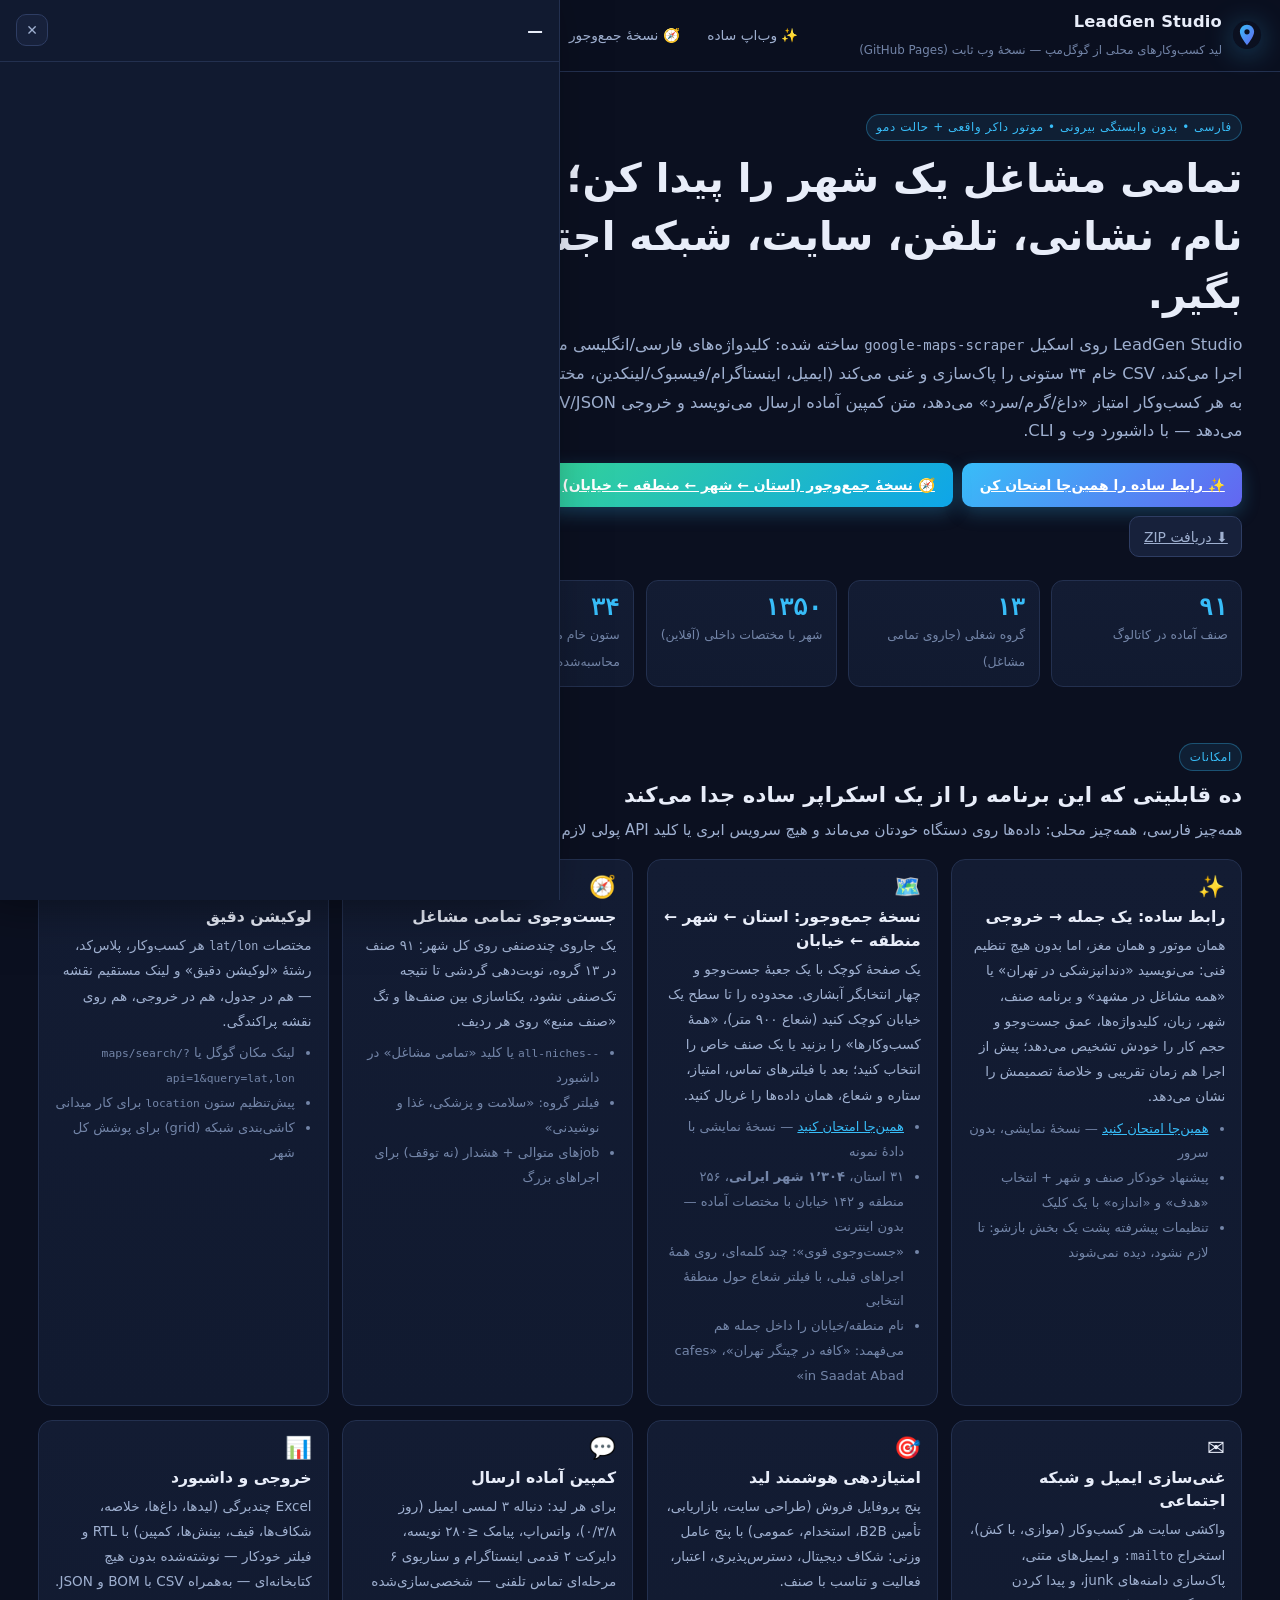
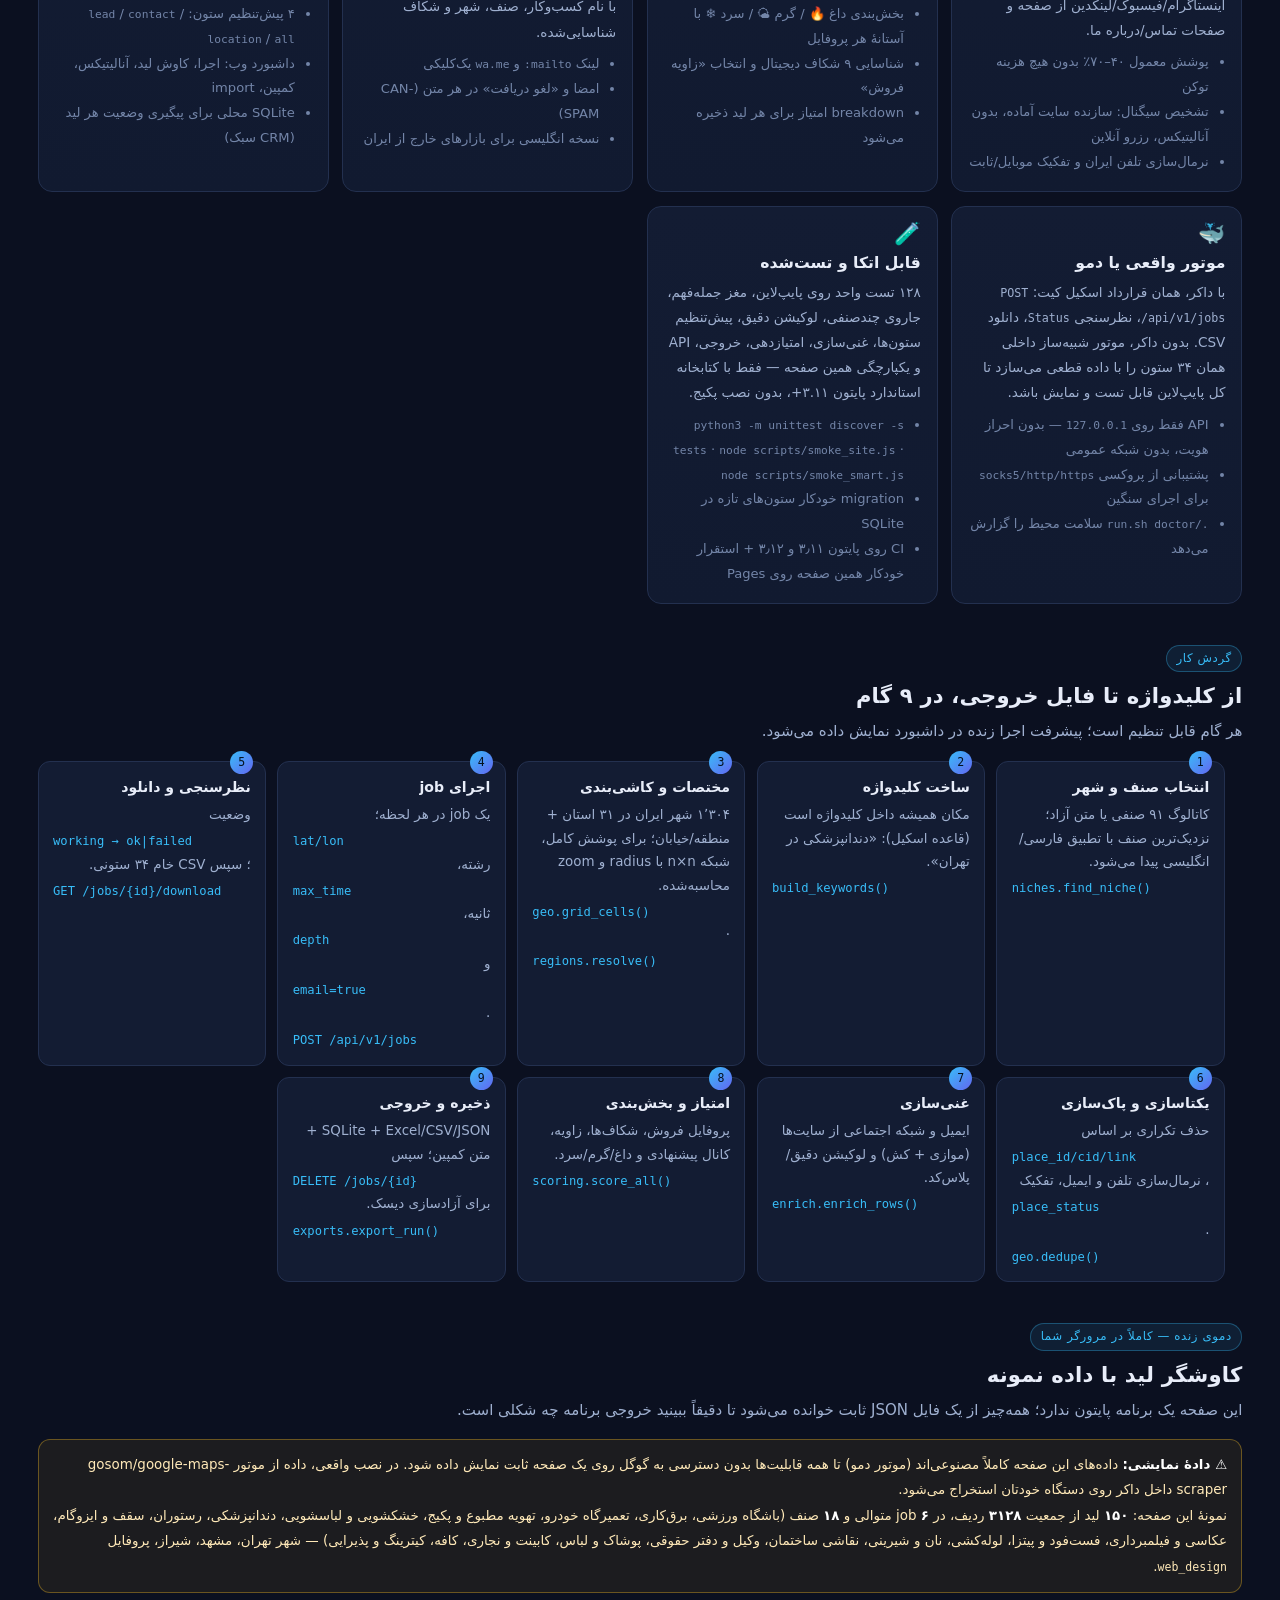
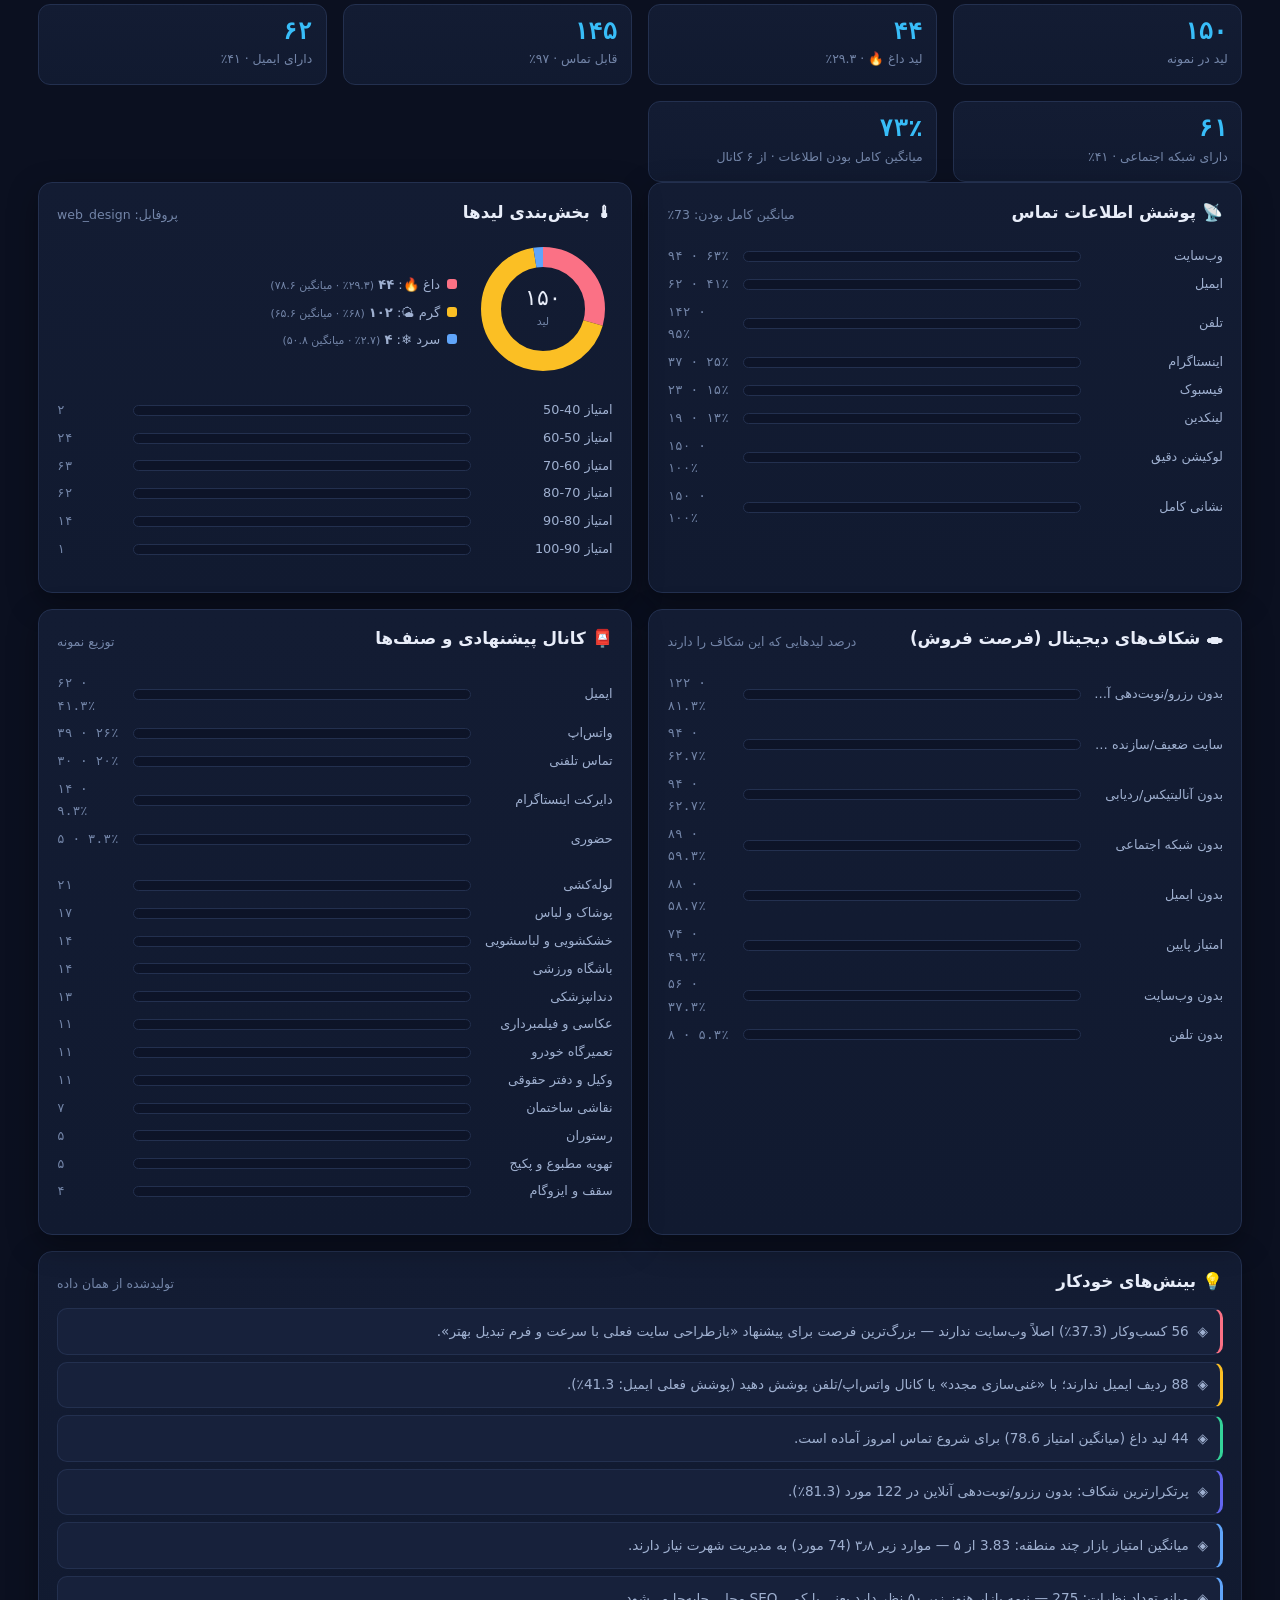
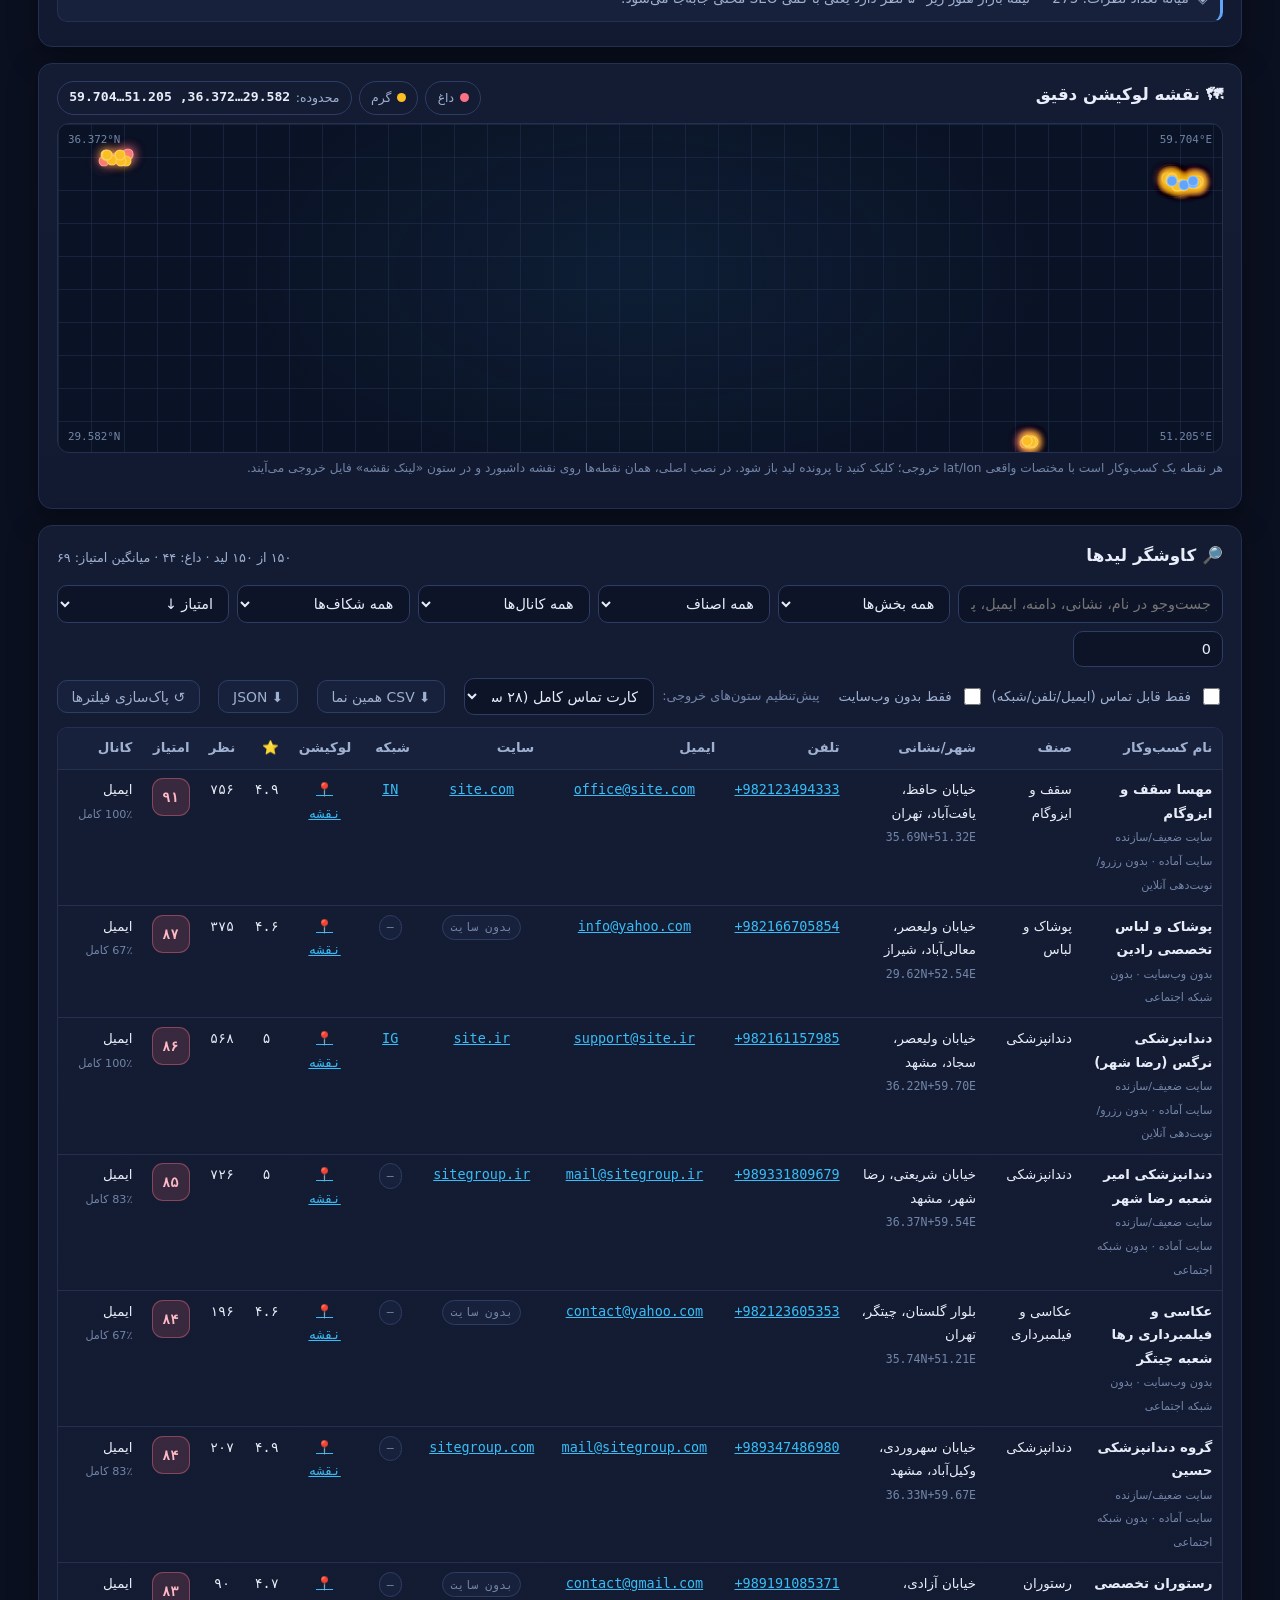
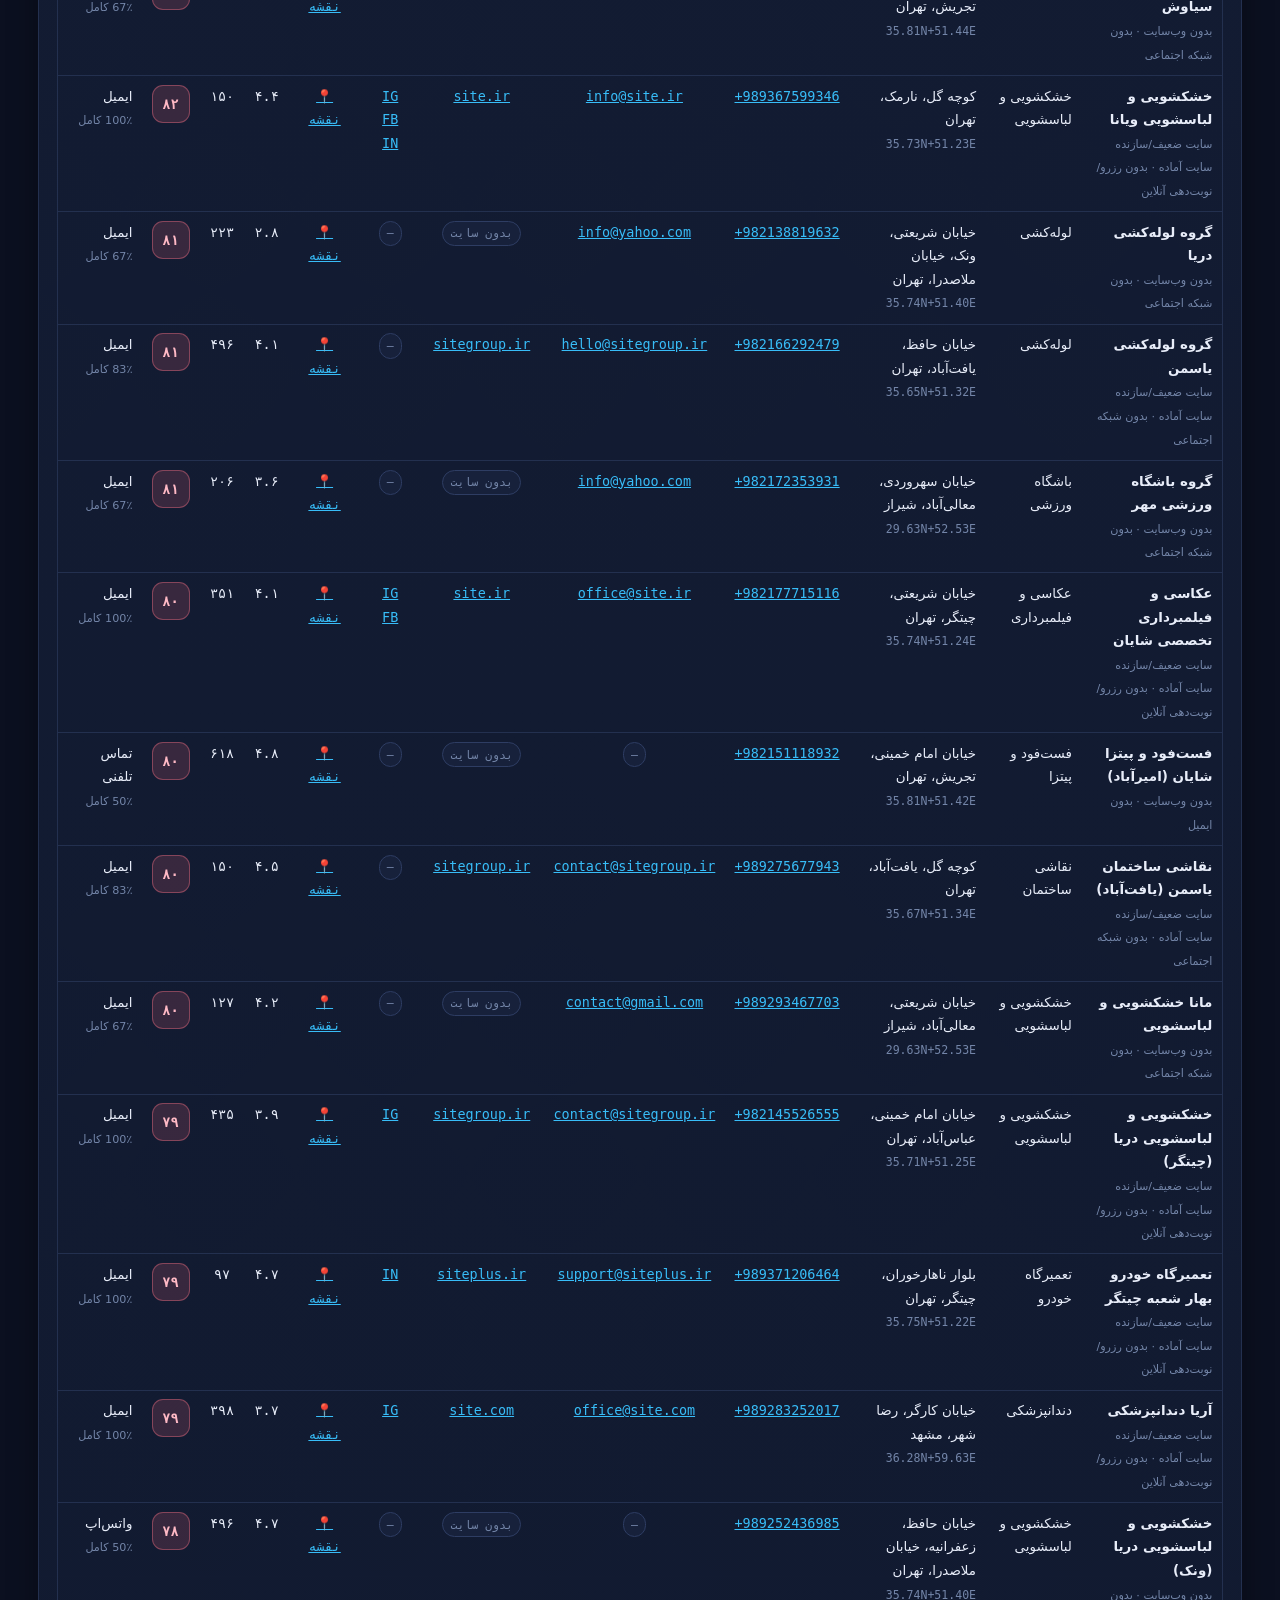
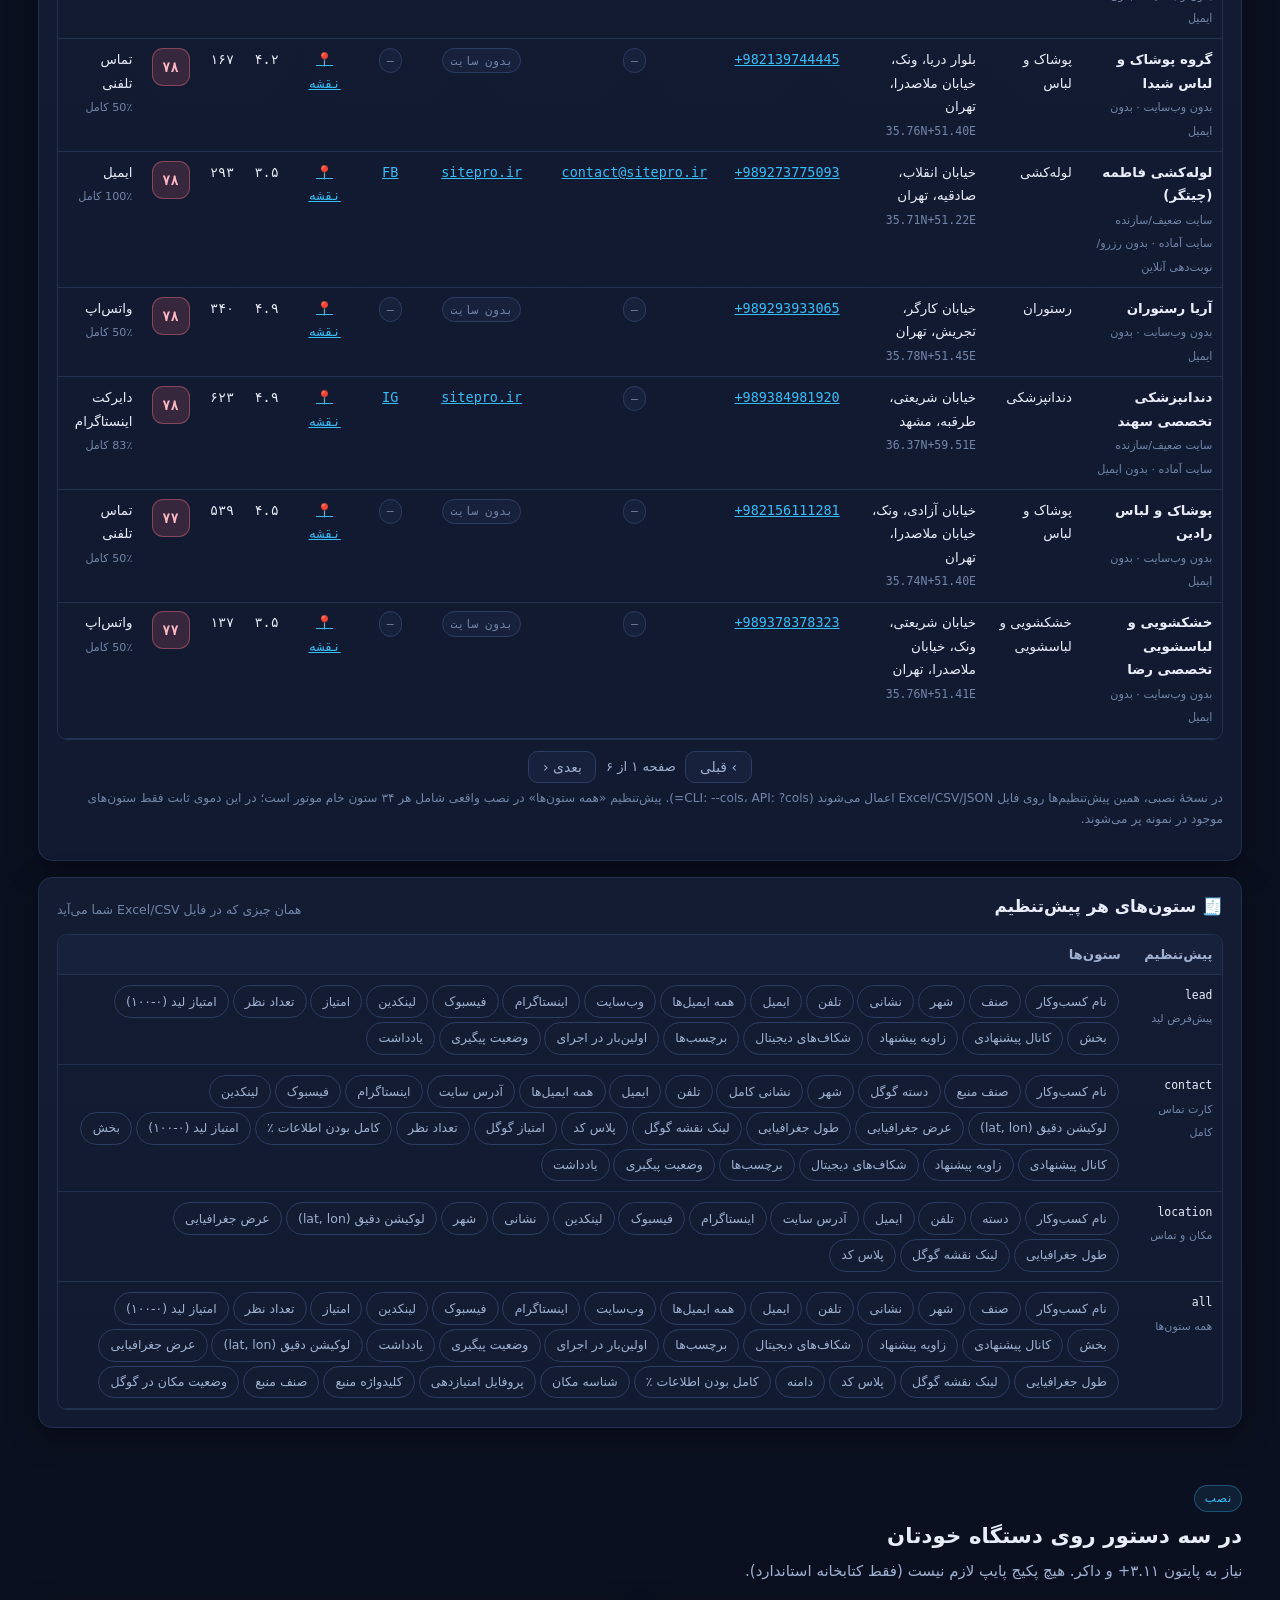
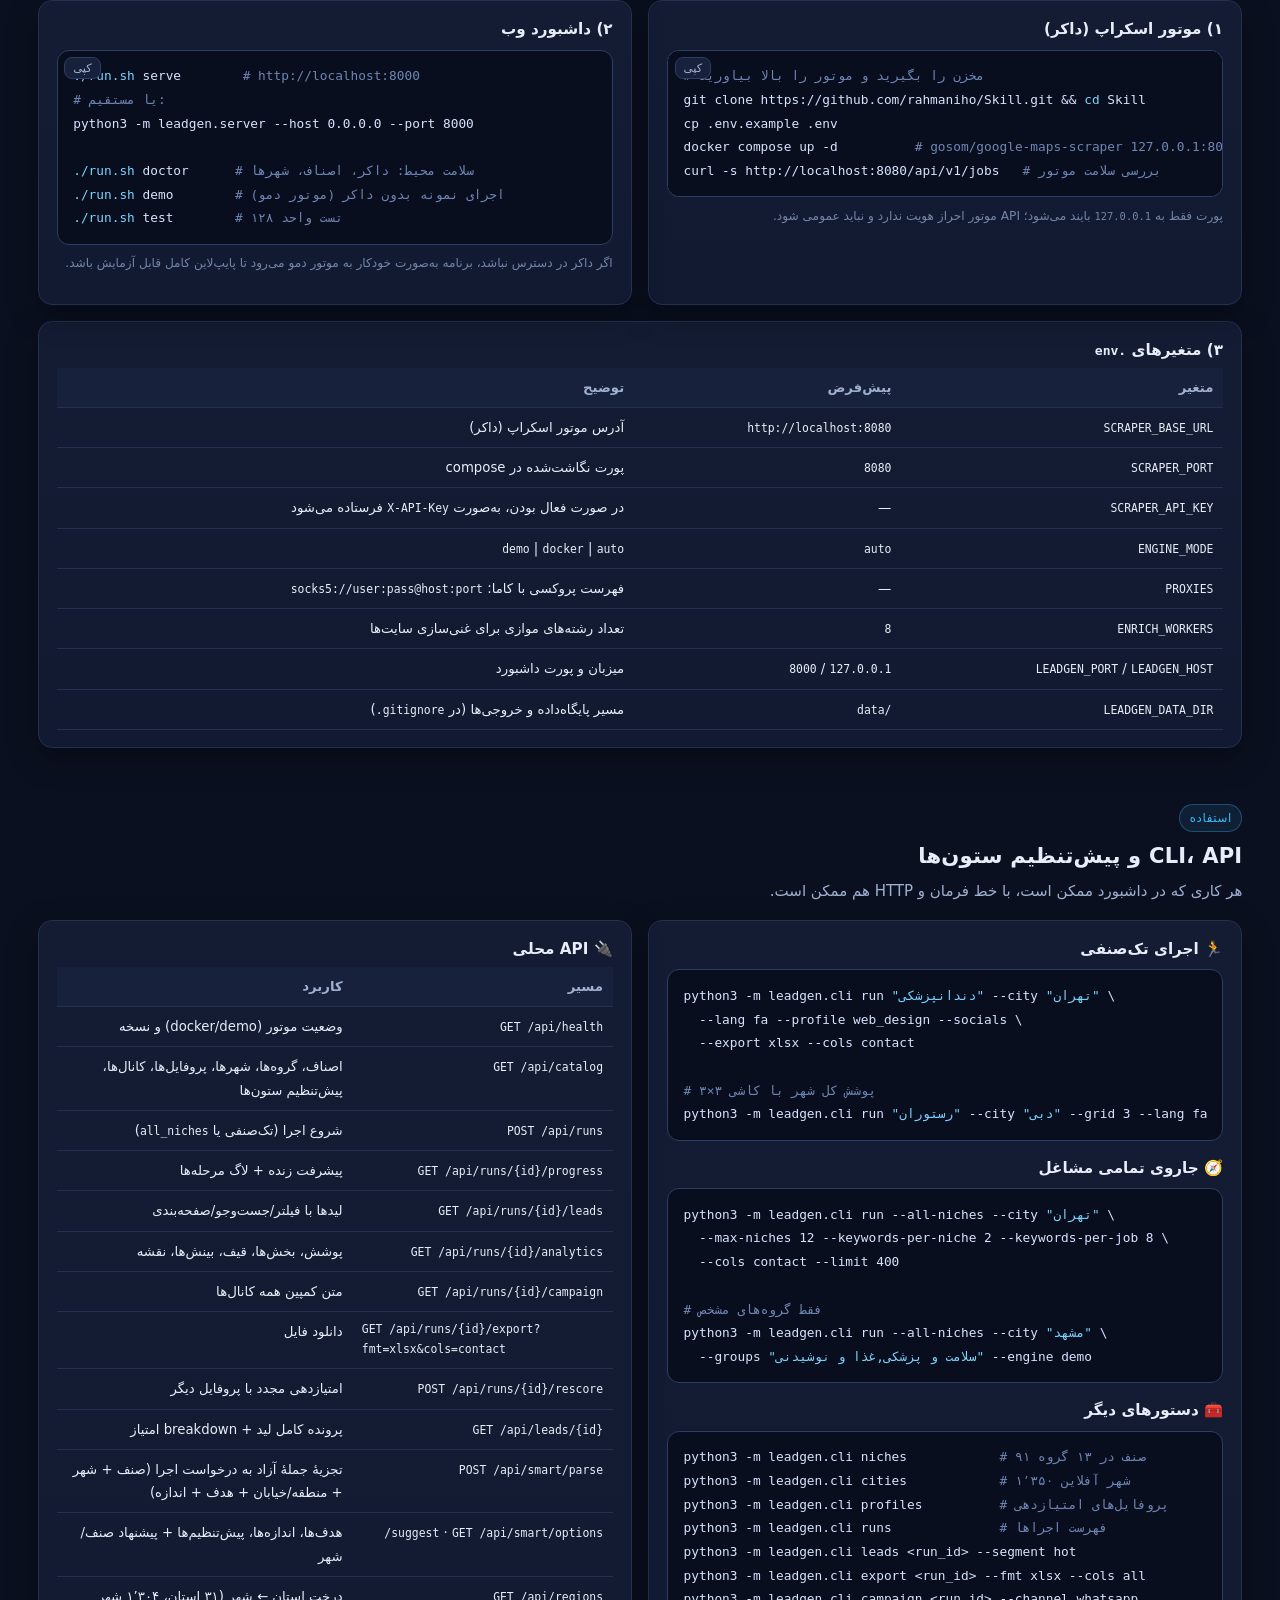
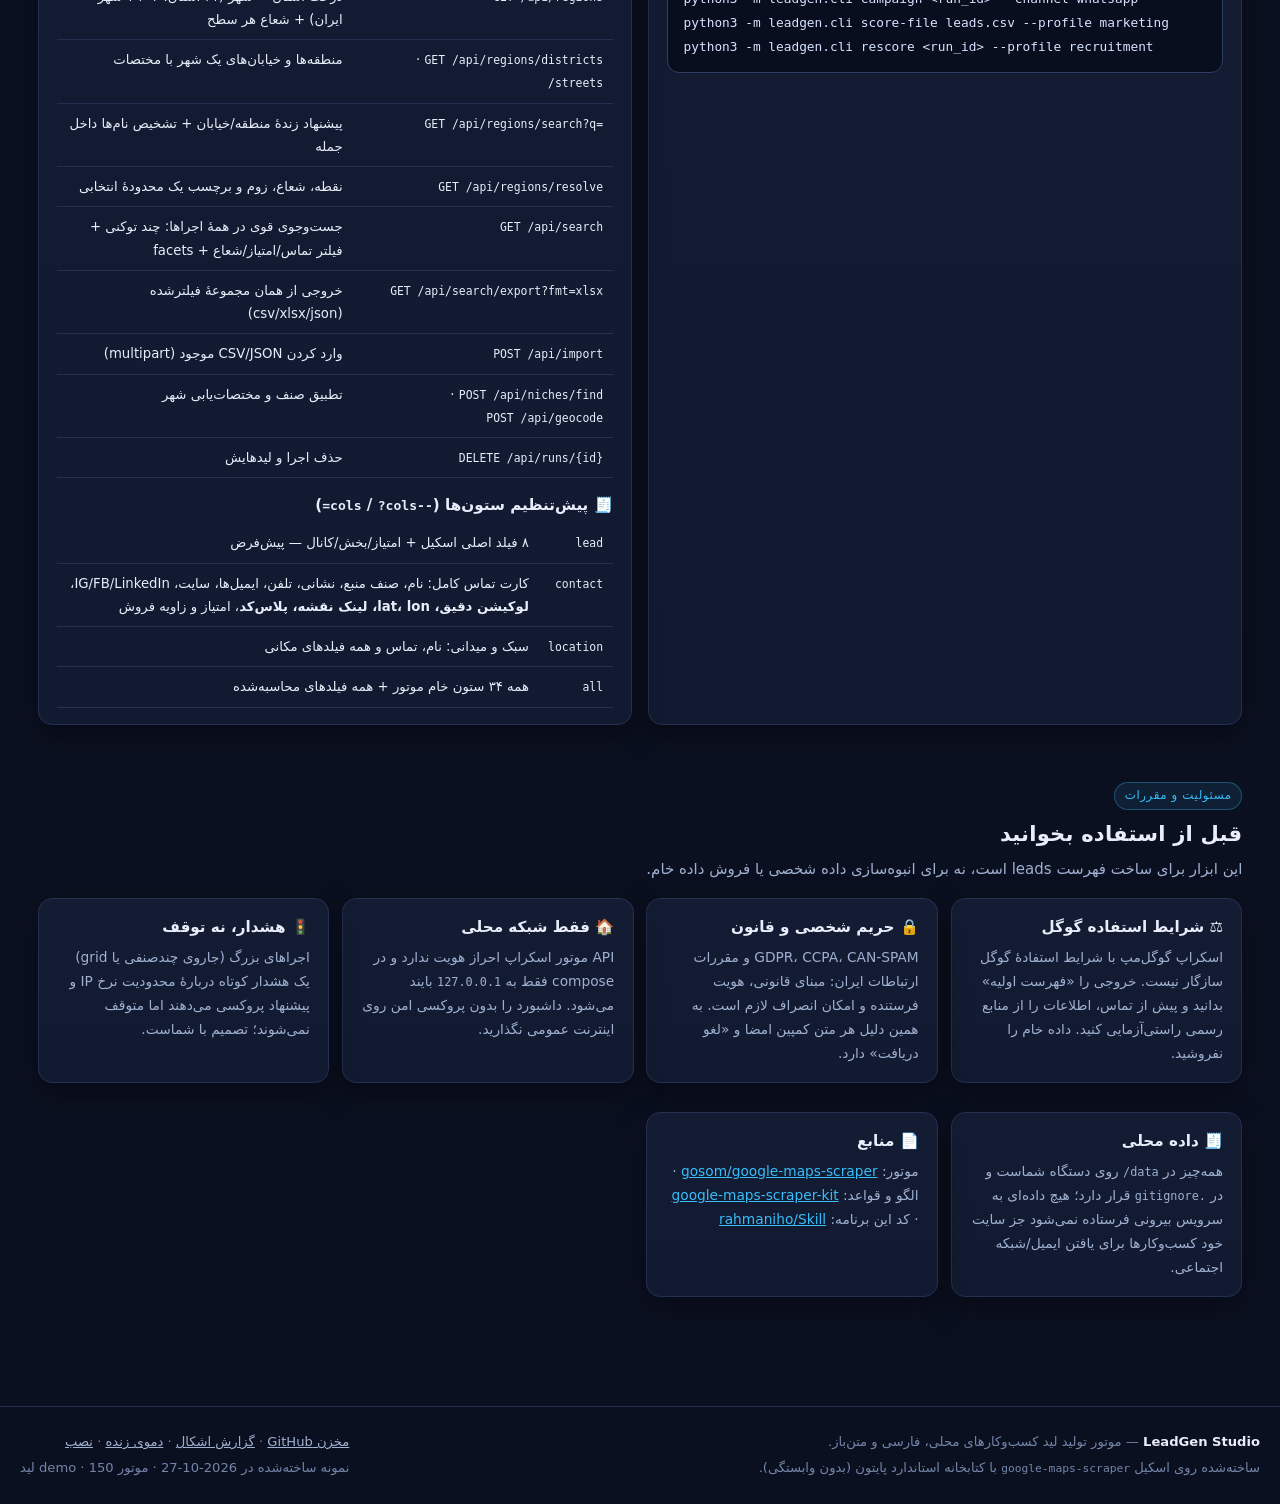
<file: site/index.html>
<!doctype html>
<html lang="fa" dir="rtl">
<head>
<meta charset="utf-8">
<meta name="viewport" content="width=device-width,initial-scale=1">
<title>LeadGen Studio — موتور تولید لید کسب‌وکارهای محلی از گوگل‌مپ</title>
<meta name="description" content="برنامه فارسی و متن‌باز برای جست‌وجوی تمامی مشاغل در گوگل‌مپ و استخراج نام کسب‌وکار، نشانی، تلفن، سایت، شبکه‌های اجتماعی و لوکیشن دقیق (lat/lon) همراه با امتیازدهی لید، کمپین outreach و خروجی Excel/CSV/JSON.">
<meta name="theme-color" content="#0b1020">
<meta property="og:title" content="LeadGen Studio — لید کسب‌وکارهای محلی از گوگل‌مپ">
<meta property="og:description" content="جاروی تمامی مشاغل یک شهر + لوکیشن دقیق + ایمیل و شبکه اجتماعی + امتیازدهی و کمپین آماده ارسال. دموی زنده این‌جا، بدون نصب.">
<meta property="og:type" content="website">
<link rel="icon" href="favicon.svg" type="image/svg+xml">
<link rel="stylesheet" href="styles.css">
</head>
<body>

<header class="sitetop">
  <div class="brand">
    <img src="favicon.svg" alt="" width="30" height="30" class="logo">
    <div>
      <h1>LeadGen Studio</h1>
      <p class="tag">لید کسب‌وکارهای محلی از گوگل‌مپ — نسخهٔ وب ثابت (GitHub Pages)</p>
    </div>
  </div>
  <nav class="sitenav" aria-label="ناوبری">
    <a href="app/">✨ وب‌اپ ساده</a>
    <a href="mini/">🧭 نسخهٔ جمع‌وجور</a>
    <a href="#features">امکانات</a>
    <a href="#how">گردش کار</a>
    <a href="#demo">دموی زنده</a>
    <a href="#install">نصب</a>
    <a href="#usage">CLI و API</a>
    <a href="#compliance">مقررات</a>
    <a href="https://github.com/rahmaniho/Skill" target="_blank" rel="noopener">مخزن ↗</a>
  </nav>
</header>

<main class="site">

  <!-- ═══ قهرمان ═══════════════════════════════════════════════════════ -->
  <section class="hero" id="top">
    <span class="eyebrow">فارسی • بدون وابستگی بیرونی • موتور داکر واقعی + حالت دمو</span>
    <h1>تمامی مشاغل یک شهر را پیدا کن؛<br>نام، نشانی، تلفن، سایت، شبکه اجتماعی و <span style="color:var(--accent)">لوکیشن دقیق</span> را بگیر.</h1>
    <p class="lead">
      LeadGen Studio روی اسکیل <code>google-maps-scraper</code> ساخته شده: کلیدواژه‌های فارسی/انگلیسی می‌سازد،
      job را داخل داکر اجرا می‌کند، CSV خام ۳۴ ستونی را پاک‌سازی و غنی می‌کند (ایمیل، اینستاگرام/فیسبوک/لینکدین،
      مختصات lat/lon و پلاس‌کد)، به هر کسب‌وکار امتیاز «داغ/گرم/سرد» می‌دهد، متن کمپین آماده ارسال می‌نویسد و
      خروجی Excel/CSV/JSON فارسی تحویل می‌دهد — با داشبورد وب و CLI.
    </p>
    <div class="hero-cta">
      <a class="primary" href="app/">✨ رابط ساده را همین‌جا امتحان کن</a>
      <a class="primary" href="mini/" style="background:linear-gradient(135deg,#34d399,#0ea5e9)">🧭 نسخهٔ جمع‌وجور (استان ← شهر ← منطقه ← خیابان)</a>
      <a class="ghost" href="#demo">🔎 دموی زنده را ببین</a>
      <a class="ghost" href="#install">🚀 نصب در ۳ دستور</a>
      <a class="ghost" href="https://github.com/rahmaniho/Skill" target="_blank" rel="noopener">⭐ ستاره روی GitHub</a>
      <a class="ghost" href="https://github.com/rahmaniho/Skill/archive/refs/heads/main.zip">⬇ دریافت ZIP</a>
    </div>
    <div class="hero-stats" id="heroStats">
      <div class="hstat"><b id="stNiches">۹۱</b><span>صنف آماده در کاتالوگ</span></div>
      <div class="hstat"><b id="stGroups">۱۳</b><span>گروه شغلی (جاروی تمامی مشاغل)</span></div>
      <div class="hstat"><b id="stCities">۱٬۳۵۰</b><span>شهر با مختصات داخلی (آفلاین)</span></div>
      <div class="hstat"><b id="stCols">۳۴</b><span>ستون خام موتور + فیلدهای محاسبه‌شده</span></div>
      <div class="hstat"><b id="stPresets">۴</b><span>پیش‌تنظیم ستون خروجی</span></div>
      <div class="hstat"><b id="stDeps">۰</b><span>وابستگی پایتون (فقط کتابخانه استاندارد)</span></div>
    </div>
  </section>

  <!-- ═══ امکانات ══════════════════════════════════════════════════════ -->
  <section id="features">
    <div class="section-head">
      <span class="eyebrow">امکانات</span>
      <h2>ده قابلیتی که این برنامه را از یک اسکراپر ساده جدا می‌کند</h2>
      <p>همه‌چیز فارسی، همه‌چیز محلی: داده‌ها روی دستگاه خودتان می‌ماند و هیچ سرویس ابری یا کلید API پولی لازم نیست.</p>
    </div>
    <div class="features">
      <article class="feature">
        <div class="ico">✨</div>
        <h3>رابط ساده: یک جمله → خروجی</h3>
        <p>همان موتور و همان مغز، اما بدون هیچ تنظیم فنی: می‌نویسید «دندانپزشکی در تهران» یا «همه مشاغل در مشهد» و برنامه صنف، شهر، زبان، کلیدواژه‌ها، عمق جست‌وجو و حجم کار را خودش تشخیص می‌دهد؛ پیش از اجرا هم زمان تقریبی و خلاصهٔ تصمیمش را نشان می‌دهد.</p>
        <ul><li><a href="app/">همین‌جا امتحان کنید</a> — نسخهٔ نمایشی، بدون سرور</li><li>پیشنهاد خودکار صنف و شهر + انتخاب «هدف» و «اندازه» با یک کلیک</li><li>تنظیمات پیشرفته پشت یک بخش بازشو: تا لازم نشود، دیده نمی‌شوند</li></ul>
      </article>
      <article class="feature">
        <div class="ico">🗺️</div>
        <h3>نسخهٔ جمع‌وجور: استان ← شهر ← منطقه ← خیابان</h3>
        <p>یک صفحهٔ کوچک با یک جعبهٔ جست‌وجو و چهار انتخابگر آبشاری. محدوده را تا سطح یک خیابان
        کوچک کنید (شعاع ۹۰۰ متر)، «همهٔ کسب‌وکارها» را بزنید یا یک صنف خاص را انتخاب کنید؛
        بعد با فیلترهای تماس، امتیاز، ستاره و شعاع، همان داده‌ها را غربال کنید.</p>
        <ul>
          <li><a href="mini/">همین‌جا امتحان کنید</a> — نسخهٔ نمایشی با دادهٔ نمونه</li>
          <li>۳۱ استان، <b>۱٬۳۰۴ شهر ایرانی</b>، ۲۵۶ منطقه و ۱۴۲ خیابان با مختصات آماده — بدون اینترنت</li>
          <li>«جست‌وجوی قوی»: چند کلمه‌ای، روی همهٔ اجراهای قبلی، با فیلتر شعاع حول منطقهٔ انتخابی</li>
          <li>نام منطقه/خیابان را داخل جمله هم می‌فهمد: «کافه در چیتگر تهران»، «cafes in Saadat Abad»</li>
        </ul>
      </article>
      <article class="feature">
        <div class="ico">🧭</div>
        <h3>جست‌وجوی تمامی مشاغل</h3>
        <p>یک جاروی چندصنفی روی کل شهر: ۹۱ صنف در ۱۳ گروه، نوبت‌دهی گردشی تا نتیجه تک‌صنفی نشود، یکتاسازی بین صنف‌ها و تگ «صنف منبع» روی هر ردیف.</p>
        <ul><li><code>--all-niches</code> یا کلید «تمامی مشاغل» در داشبورد</li><li>فیلتر گروه: «سلامت و پزشکی، غذا و نوشیدنی»</li><li>jobهای متوالی + هشدار (نه توقف) برای اجراهای بزرگ</li></ul>
      </article>
      <article class="feature">
        <div class="ico">📍</div>
        <h3>لوکیشن دقیق</h3>
        <p>مختصات <code>lat/lon</code> هر کسب‌وکار، پلاس‌کد، رشتهٔ «لوکیشن دقیق» و لینک مستقیم نقشه — هم در جدول، هم در خروجی، هم روی نقشه پراکندگی.</p>
        <ul><li>لینک مکان گوگل یا <code>maps/search/?api=1&amp;query=lat,lon</code></li><li>پیش‌تنظیم ستون <code>location</code> برای کار میدانی</li><li>کاشی‌بندی شبکه (grid) برای پوشش کل شهر</li></ul>
      </article>
      <article class="feature">
        <div class="ico">✉️</div>
        <h3>غنی‌سازی ایمیل و شبکه اجتماعی</h3>
        <p>واکشی سایت هر کسب‌وکار (موازی، با کش)، استخراج <code>mailto:</code> و ایمیل‌های متنی، پاک‌سازی دامنه‌های junk، و پیدا کردن اینستاگرام/فیسبوک/لینکدین از صفحه و صفحات تماس/درباره ما.</p>
        <ul><li>پوشش معمول ۴۰–۷۰٪ بدون هیچ هزینه توکن</li><li>تشخیص سیگنال: سازنده سایت آماده، بدون آنالیتیکس، رزرو آنلاین</li><li>نرمال‌سازی تلفن ایران و تفکیک موبایل/ثابت</li></ul>
      </article>
      <article class="feature">
        <div class="ico">🎯</div>
        <h3>امتیازدهی هوشمند لید</h3>
        <p>پنج پروفایل فروش (طراحی سایت، بازاریابی، تأمین B2B، استخدام، عمومی) با پنج عامل وزنی: شکاف دیجیتال، دسترس‌پذیری، اعتبار، فعالیت و تناسب با صنف.</p>
        <ul><li>بخش‌بندی داغ 🔥 / گرم 🌤 / سرد ❄️ با آستانهٔ هر پروفایل</li><li>شناسایی ۹ شکاف دیجیتال و انتخاب «زاویه فروش»</li><li>breakdown امتیاز برای هر لید ذخیره می‌شود</li></ul>
      </article>
      <article class="feature">
        <div class="ico">💬</div>
        <h3>کمپین آماده ارسال</h3>
        <p>برای هر لید: دنباله ۳ لمسی ایمیل (روز ۰/۳/۸)، واتس‌اپ، پیامک ≤۲۸۰ نویسه، دایرکت ۲ قدمی اینستاگرام و سناریوی ۶ مرحله‌ای تماس تلفنی — شخصی‌سازی‌شده با نام کسب‌وکار، صنف، شهر و شکاف شناسایی‌شده.</p>
        <ul><li>لینک <code>mailto:</code> و <code>wa.me</code> یک‌کلیکی</li><li>امضا و «لغو دریافت» در هر متن (CAN-SPAM)</li><li>نسخه انگلیسی برای بازارهای خارج از ایران</li></ul>
      </article>
      <article class="feature">
        <div class="ico">📊</div>
        <h3>خروجی و داشبورد</h3>
        <p>Excel چندبرگی (لیدها، داغ‌ها، خلاصه، شکاف‌ها، قیف، بینش‌ها، کمپین) با RTL و فیلتر خودکار — نوشته‌شده بدون هیچ کتابخانه‌ای — به‌همراه CSV با BOM و JSON.</p>
        <ul><li>۴ پیش‌تنظیم ستون: <code>lead</code> / <code>contact</code> / <code>location</code> / <code>all</code></li><li>داشبورد وب: اجرا، کاوش لید، آنالیتیکس، کمپین، import</li><li>SQLite محلی برای پیگیری وضعیت هر لید (CRM سبک)</li></ul>
      </article>
      <article class="feature">
        <div class="ico">🐳</div>
        <h3>موتور واقعی یا دمو</h3>
        <p>با داکر، همان قرارداد اسکیل کیت: <code>POST /api/v1/jobs</code>، نظرسنجی <code>Status</code>، دانلود CSV. بدون داکر، موتور شبیه‌ساز داخلی همان ۳۴ ستون را با داده قطعی می‌سازد تا کل پایپ‌لاین قابل تست و نمایش باشد.</p>
        <ul><li>API فقط روی <code>127.0.0.1</code> — بدون احراز هویت، بدون شبکه عمومی</li><li>پشتیبانی از پروکسی <code>socks5/http/https</code> برای اجرای سنگین</li><li><code>./run.sh doctor</code> سلامت محیط را گزارش می‌دهد</li></ul>
      </article>
      <article class="feature">
        <div class="ico">🧪</div>
        <h3>قابل اتکا و تست‌شده</h3>
        <p>۱۲۸ تست واحد روی پایپ‌لاین، مغز جمله‌فهم، جاروی چندصنفی، لوکیشن دقیق، پیش‌تنظیم ستون‌ها، غنی‌سازی، امتیازدهی، خروجی، API و یکپارچگی همین صفحه — فقط با کتابخانه استاندارد پایتون ۳.۱۱+، بدون نصب پکیج.</p>
        <ul><li><code>python3 -m unittest discover -s tests</code> · <code>node scripts/smoke_site.js</code> · <code>node scripts/smoke_smart.js</code></li><li>migration خودکار ستون‌های تازه در SQLite</li><li>CI روی پایتون ۳٫۱۱ و ۳٫۱۲ + استقرار خودکار همین صفحه روی Pages</li></ul>
      </article>
    </div>
  </section>

  <!-- ═══ گردش کار ═════════════════════════════════════════════════════ -->
  <section id="how">
    <div class="section-head">
      <span class="eyebrow">گردش کار</span>
      <h2>از کلیدواژه تا فایل خروجی، در ۹ گام</h2>
      <p>هر گام قابل تنظیم است؛ پیشرفت اجرا زنده در داشبورد نمایش داده می‌شود.</p>
    </div>
    <div class="steps">
      <div class="step"><b>انتخاب صنف و شهر</b>کاتالوگ ۹۱ صنفی یا متن آزاد؛ نزدیک‌ترین صنف با تطبیق فارسی/انگلیسی پیدا می‌شود.<code>niches.find_niche()</code></div>
      <div class="step"><b>ساخت کلیدواژه</b>مکان همیشه داخل کلیدواژه است (قاعده اسکیل): «دندانپزشکی در تهران».<code>build_keywords()</code></div>
      <div class="step"><b>مختصات و کاشی‌بندی</b>۱٬۳۰۴ شهر ایران در ۳۱ استان + منطقه/خیابان؛ برای پوشش کامل، شبکه n×n با radius و zoom محاسبه‌شده.<code>geo.grid_cells()</code> · <code>regions.resolve()</code></div>
      <div class="step"><b>اجرای job</b>یک job در هر لحظه؛ <code>lat/lon</code> رشته، <code>max_time</code> ثانیه، <code>depth</code> و <code>email=true</code>.<code>POST /api/v1/jobs</code></div>
      <div class="step"><b>نظرسنجی و دانلود</b>وضعیت <code>working → ok|failed</code>؛ سپس CSV خام ۳۴ ستونی.<code>GET /jobs/{id}/download</code></div>
      <div class="step"><b>یکتاسازی و پاک‌سازی</b>حذف تکراری بر اساس <code>place_id/cid/link</code>، نرمال‌سازی تلفن و ایمیل، تفکیک <code>place_status</code>.<code>geo.dedupe()</code></div>
      <div class="step"><b>غنی‌سازی</b>ایمیل و شبکه اجتماعی از سایت‌ها (موازی + کش) و لوکیشن دقیق/پلاس‌کد.<code>enrich.enrich_rows()</code></div>
      <div class="step"><b>امتیاز و بخش‌بندی</b>پروفایل فروش، شکاف‌ها، زاویه، کانال پیشنهادی و داغ/گرم/سرد.<code>scoring.score_all()</code></div>
      <div class="step"><b>ذخیره و خروجی</b>SQLite + Excel/CSV/JSON + متن کمپین؛ سپس <code>DELETE /jobs/{id}</code> برای آزادسازی دیسک.<code>exports.export_run()</code></div>
    </div>
  </section>

  <!-- ═══ دموی زنده ════════════════════════════════════════════════════ -->
  <section id="demo">
    <div class="section-head">
      <span class="eyebrow">دموی زنده — کاملاً در مرورگر شما</span>
      <h2>کاوشگر لید با داده نمونه</h2>
      <p>این صفحه یک برنامه پایتون ندارد؛ همه‌چیز از یک فایل JSON ثابت خوانده می‌شود تا دقیقاً ببینید خروجی برنامه چه شکلی است.</p>
    </div>

    <div class="notice" id="demoNotice">
      <b>⚠ داده مصنوعی:</b> در حال بارگذاری <code>data/sample.json</code>…
    </div>

    <div class="grid three" id="demoKpis" aria-live="polite"></div>

    <div class="grid two">
      <div class="card">
        <div class="card-head"><h2>📡 پوشش اطلاعات تماس</h2><small id="covHint">—</small></div>
        <div class="chart" id="coverageChart"></div>
      </div>
      <div class="card">
        <div class="card-head"><h2>🌡 بخش‌بندی لیدها</h2><small id="segHint">—</small></div>
        <div class="donut-wrap">
          <div id="segmentDonut"></div>
          <div class="legend" id="segmentLegend"></div>
        </div>
        <div class="chart" id="scoreChart" style="margin-top:.9rem"></div>
      </div>
    </div>

    <div class="grid two">
      <div class="card">
        <div class="card-head"><h2>🕳 شکاف‌های دیجیتال (فرصت فروش)</h2><small>درصد لیدهایی که این شکاف را دارند</small></div>
        <div class="chart" id="gapsChart"></div>
      </div>
      <div class="card">
        <div class="card-head"><h2>📮 کانال پیشنهادی و صنف‌ها</h2><small>توزیع نمونه</small></div>
        <div class="chart" id="channelChart"></div>
        <div class="chart" id="nicheChart" style="margin-top:.8rem"></div>
      </div>
    </div>

    <div class="card">
      <div class="card-head"><h2>💡 بینش‌های خودکار</h2><small>تولیدشده از همان داده</small></div>
      <div id="insights"></div>
    </div>

    <div class="card">
      <div class="card-head">
        <h2>🗺 نقشه لوکیشن دقیق</h2>
        <div class="pills">
          <span class="pill"><i style="width:9px;height:9px;border-radius:50%;background:var(--hot);display:inline-block"></i> داغ</span>
          <span class="pill"><i style="width:9px;height:9px;border-radius:50%;background:var(--warm);display:inline-block"></i> گرم</span>
          <span class="pill">محدوده: <b id="mapBBox">—</b></span>
        </div>
      </div>
      <div class="scatter" id="scatter" role="img" aria-label="پراکندگی مکانی لیدها"></div>
      <p class="hint">هر نقطه یک کسب‌وکار است با مختصات واقعی lat/lon خروجی؛ کلیک کنید تا پرونده لید باز شود. در نصب اصلی، همان نقطه‌ها روی نقشه داشبورد و در ستون «لینک نقشه» فایل خروجی می‌آیند.</p>
    </div>

    <div class="card">
      <div class="card-head">
        <h2>🔎 کاوشگر لیدها</h2>
        <div class="stat-strip" id="demoCount">—</div>
      </div>
      <div class="filters">
        <input type="text" id="q" placeholder="جست‌وجو در نام، نشانی، دامنه، ایمیل، پلاس‌کد…" aria-label="جست‌وجو">
        <select id="fSegment" aria-label="بخش"><option value="">همه بخش‌ها</option></select>
        <select id="fNiche" aria-label="صنف"><option value="">همه اصناف</option></select>
        <select id="fChannel" aria-label="کانال"><option value="">همه کانال‌ها</option></select>
        <select id="fGap" aria-label="شکاف"><option value="">همه شکاف‌ها</option></select>
        <select id="sortBy" aria-label="مرتب‌سازی">
          <option value="score">امتیاز ↓</option>
          <option value="reviews">تعداد نظر ↓</option>
          <option value="rating">امتیاز گوگل ↓</option>
          <option value="completeness">کامل بودن اطلاعات ↓</option>
          <option value="title">نام (الفبا)</option>
        </select>
        <input type="number" id="minScore" min="0" max="100" value="0" style="max-width:104px" aria-label="حداقل امتیاز">
      </div>
      <div class="bulk">
        <label class="switch"><input type="checkbox" id="onlyReachable"> فقط قابل تماس (ایمیل/تلفن/شبکه)</label>
        <label class="switch"><input type="checkbox" id="onlyNoSite"> فقط بدون وب‌سایت</label>
        <label for="preset" style="margin-inline-start:auto">پیش‌تنظیم ستون‌های خروجی:</label>
        <select id="preset" style="max-width:190px" aria-label="پیش‌تنظیم ستون‌ها"></select>
        <button class="ghost" id="btnCsv">⬇ CSV همین نما</button>
        <button class="ghost" id="btnJson">⬇ JSON</button>
        <button class="ghost" id="btnReset">↺ پاک‌سازی فیلترها</button>
      </div>
      <div class="table-wrap">
        <table class="table" id="leadsTable">
          <thead><tr>
            <th>نام کسب‌وکار</th><th>صنف</th><th>شهر/نشانی</th><th>تلفن</th><th>ایمیل</th>
            <th>سایت</th><th>شبکه</th><th>لوکیشن</th><th>⭐</th><th>نظر</th><th>امتیاز</th><th>کانال</th>
          </tr></thead>
          <tbody id="leadsBody"></tbody>
        </table>
      </div>
      <div class="pager" id="pager"></div>
      <p class="hint" id="presetHint"></p>
    </div>

    <div class="card">
      <div class="card-head"><h2>🧾 ستون‌های هر پیش‌تنظیم</h2><small>همان چیزی که در فایل Excel/CSV شما می‌آید</small></div>
      <div id="presetTable"></div>
    </div>
  </section>

  <!-- ═══ نصب ══════════════════════════════════════════════════════════ -->
  <section id="install">
    <div class="section-head">
      <span class="eyebrow">نصب</span>
      <h2>در سه دستور روی دستگاه خودتان</h2>
      <p>نیاز به پایتون ۳.۱۱+ و داکر. هیچ پکیج پایپ لازم نیست (فقط کتابخانه استاندارد).</p>
    </div>
    <div class="grid two">
      <div class="card">
        <h3>۱) موتور اسکراپ (داکر)</h3>
        <div class="codewrap">
          <button class="copybtn" data-copy="git clone https://github.com/rahmaniho/Skill.git && cd Skill&#10;cp .env.example .env&#10;docker compose up -d">کپی</button>
<pre class="code"><span class="c"># مخزن را بگیرید و موتور را بالا بیاورید</span>
git clone https://github.com/rahmaniho/Skill.git &amp;&amp; <span class="k">cd</span> Skill
cp .env.example .env
docker compose up -d          <span class="c"># gosom/google-maps-scraper روی 127.0.0.1:8080</span>
curl -s http://localhost:8080/api/v1/jobs   <span class="c"># بررسی سلامت موتور</span></pre>
        </div>
        <p class="hint">پورت فقط به <code>127.0.0.1</code> بایند می‌شود؛ API موتور احراز هویت ندارد و نباید عمومی شود.</p>
      </div>
      <div class="card">
        <h3>۲) داشبورد وب</h3>
        <div class="codewrap">
          <button class="copybtn" data-copy="./run.sh serve&#10;# یا: python3 -m leadgen.server --host 0.0.0.0 --port 8000">کپی</button>
<pre class="code"><span class="k">./run.sh</span> serve        <span class="c"># http://localhost:8000</span>
<span class="c"># یا مستقیم:</span>
python3 -m leadgen.server --host 0.0.0.0 --port 8000

<span class="k">./run.sh</span> doctor      <span class="c"># سلامت محیط: داکر، اصناف، شهرها</span>
<span class="k">./run.sh</span> demo        <span class="c"># اجرای نمونه بدون داکر (موتور دمو)</span>
<span class="k">./run.sh</span> test        <span class="c"># ۱۲۸ تست واحد</span></pre>
        </div>
        <p class="hint">اگر داکر در دسترس نباشد، برنامه به‌صورت خودکار به موتور دمو می‌رود تا پایپ‌لاین کامل قابل آزمایش باشد.</p>
      </div>
    </div>
    <div class="card">
      <h3>۳) متغیرهای <code>.env</code></h3>
      <table class="docs-table">
        <thead><tr><th>متغیر</th><th>پیش‌فرض</th><th>توضیح</th></tr></thead>
        <tbody>
          <tr><td><code>SCRAPER_BASE_URL</code></td><td><code>http://localhost:8080</code></td><td>آدرس موتور اسکراپ (داکر)</td></tr>
          <tr><td><code>SCRAPER_PORT</code></td><td><code>8080</code></td><td>پورت نگاشت‌شده در compose</td></tr>
          <tr><td><code>SCRAPER_API_KEY</code></td><td>—</td><td>در صورت فعال بودن، به‌صورت <code>X-API-Key</code> فرستاده می‌شود</td></tr>
          <tr><td><code>ENGINE_MODE</code></td><td><code>auto</code></td><td><code>auto</code> | <code>docker</code> | <code>demo</code></td></tr>
          <tr><td><code>PROXIES</code></td><td>—</td><td>فهرست پروکسی با کاما: <code>socks5://user:pass@host:port</code></td></tr>
          <tr><td><code>ENRICH_WORKERS</code></td><td><code>8</code></td><td>تعداد رشته‌های موازی برای غنی‌سازی سایت‌ها</td></tr>
          <tr><td><code>LEADGEN_HOST</code> / <code>LEADGEN_PORT</code></td><td><code>127.0.0.1</code> / <code>8000</code></td><td>میزبان و پورت داشبورد</td></tr>
          <tr><td><code>LEADGEN_DATA_DIR</code></td><td><code>data/</code></td><td>مسیر پایگاه‌داده و خروجی‌ها (در <code>.gitignore</code>)</td></tr>
        </tbody>
      </table>
    </div>
  </section>

  <!-- ═══ CLI و API ════════════════════════════════════════════════════ -->
  <section id="usage">
    <div class="section-head">
      <span class="eyebrow">استفاده</span>
      <h2>CLI، API و پیش‌تنظیم ستون‌ها</h2>
      <p>هر کاری که در داشبورد ممکن است، با خط فرمان و HTTP هم ممکن است.</p>
    </div>
    <div class="grid two">
      <div class="card">
        <h3>🏃 اجرای تک‌صنفی</h3>
<pre class="code">python3 -m leadgen.cli run <span class="k">"دندانپزشکی"</span> --city <span class="k">"تهران"</span> \
  --lang fa --profile web_design --socials \
  --export xlsx --cols contact

<span class="c"># پوشش کل شهر با کاشی ۳×۳</span>
python3 -m leadgen.cli run <span class="k">"رستوران"</span> --city <span class="k">"دبی"</span> --grid 3 --lang fa</pre>
        <h3 style="margin-top:1rem">🧭 جاروی تمامی مشاغل</h3>
<pre class="code">python3 -m leadgen.cli run --all-niches --city <span class="k">"تهران"</span> \
  --max-niches 12 --keywords-per-niche 2 --keywords-per-job 8 \
  --cols contact --limit 400

<span class="c"># فقط گروه‌های مشخص</span>
python3 -m leadgen.cli run --all-niches --city <span class="k">"مشهد"</span> \
  --groups <span class="k">"سلامت و پزشکی,غذا و نوشیدنی"</span> --engine demo</pre>
        <h3 style="margin-top:1rem">🧰 دستورهای دیگر</h3>
<pre class="code">python3 -m leadgen.cli niches            <span class="c"># ۹۱ صنف در ۱۳ گروه</span>
python3 -m leadgen.cli cities            <span class="c"># ۱٬۳۵۰ شهر آفلاین</span>
python3 -m leadgen.cli profiles          <span class="c"># پروفایل‌های امتیازدهی</span>
python3 -m leadgen.cli runs              <span class="c"># فهرست اجراها</span>
python3 -m leadgen.cli leads &lt;run_id&gt; --segment hot
python3 -m leadgen.cli export &lt;run_id&gt; --fmt xlsx --cols all
python3 -m leadgen.cli campaign &lt;run_id&gt; --channel whatsapp
python3 -m leadgen.cli score-file leads.csv --profile marketing
python3 -m leadgen.cli rescore &lt;run_id&gt; --profile recruitment</pre>
      </div>
      <div class="card">
        <h3>🔌 API محلی</h3>
        <table class="docs-table">
          <thead><tr><th>مسیر</th><th>کاربرد</th></tr></thead>
          <tbody>
            <tr><td><code>GET /api/health</code></td><td>وضعیت موتور (docker/demo) و نسخه</td></tr>
            <tr><td><code>GET /api/catalog</code></td><td>اصناف، گروه‌ها، شهرها، پروفایل‌ها، کانال‌ها، پیش‌تنظیم ستون‌ها</td></tr>
            <tr><td><code>POST /api/runs</code></td><td>شروع اجرا (تک‌صنفی یا <code>all_niches</code>)</td></tr>
            <tr><td><code>GET /api/runs/{id}/progress</code></td><td>پیشرفت زنده + لاگ مرحله‌ها</td></tr>
            <tr><td><code>GET /api/runs/{id}/leads</code></td><td>لیدها با فیلتر/جست‌وجو/صفحه‌بندی</td></tr>
            <tr><td><code>GET /api/runs/{id}/analytics</code></td><td>پوشش، بخش‌ها، قیف، بینش‌ها، نقشه</td></tr>
            <tr><td><code>GET /api/runs/{id}/campaign</code></td><td>متن کمپین همه کانال‌ها</td></tr>
            <tr><td><code>GET /api/runs/{id}/export?fmt=xlsx&amp;cols=contact</code></td><td>دانلود فایل</td></tr>
            <tr><td><code>POST /api/runs/{id}/rescore</code></td><td>امتیازدهی مجدد با پروفایل دیگر</td></tr>
            <tr><td><code>GET /api/leads/{id}</code></td><td>پرونده کامل لید + breakdown امتیاز</td></tr>
            <tr><td><code>POST /api/smart/parse</code></td><td>تجزیهٔ جملهٔ آزاد به درخواست اجرا (صنف + شهر + منطقه/خیابان + هدف + اندازه)</td></tr>
            <tr><td><code>GET /api/smart/options</code> · <code>/suggest</code></td><td>هدف‌ها، اندازه‌ها، پیش‌تنظیم‌ها + پیشنهاد صنف/شهر</td></tr>
            <tr><td><code>GET /api/regions</code></td><td>درخت استان ← شهر (۳۱ استان، ۱٬۳۰۴ شهر ایران) + شعاع هر سطح</td></tr>
            <tr><td><code>GET /api/regions/districts</code> · <code>/streets</code></td><td>منطقه‌ها و خیابان‌های یک شهر با مختصات</td></tr>
            <tr><td><code>GET /api/regions/search?q=</code></td><td>پیشنهاد زندهٔ منطقه/خیابان + تشخیص نام‌ها داخل جمله</td></tr>
            <tr><td><code>GET /api/regions/resolve</code></td><td>نقطه، شعاع، زوم و برچسب یک محدودهٔ انتخابی</td></tr>
            <tr><td><code>GET /api/search</code></td><td>جست‌وجوی قوی در همهٔ اجراها: چند توکنی + فیلتر تماس/امتیاز/شعاع + facets</td></tr>
            <tr><td><code>GET /api/search/export?fmt=xlsx</code></td><td>خروجی از همان مجموعهٔ فیلترشده (csv/xlsx/json)</td></tr>
            <tr><td><code>POST /api/import</code></td><td>وارد کردن CSV/JSON موجود (multipart)</td></tr>
            <tr><td><code>POST /api/niches/find</code> · <code>POST /api/geocode</code></td><td>تطبیق صنف و مختصات‌یابی شهر</td></tr>
            <tr><td><code>DELETE /api/runs/{id}</code></td><td>حذف اجرا و لیدهایش</td></tr>
          </tbody>
        </table>
        <h3 style="margin-top:1rem">🧾 پیش‌تنظیم ستون‌ها (<code>--cols</code> / <code>?cols=</code>)</h3>
        <table class="docs-table">
          <tbody>
            <tr><td><code>lead</code></td><td>۸ فیلد اصلی اسکیل + امتیاز/بخش/کانال — پیش‌فرض</td></tr>
            <tr><td><code>contact</code></td><td>کارت تماس کامل: نام، صنف منبع، نشانی، تلفن، ایمیل‌ها، سایت، IG/FB/LinkedIn، <b>لوکیشن دقیق، lat، lon، لینک نقشه، پلاس‌کد</b>، امتیاز و زاویه فروش</td></tr>
            <tr><td><code>location</code></td><td>سبک و میدانی: نام، تماس و همه فیلدهای مکانی</td></tr>
            <tr><td><code>all</code></td><td>همه ۳۴ ستون خام موتور + همه فیلدهای محاسبه‌شده</td></tr>
          </tbody>
        </table>
      </div>
    </div>
  </section>

  <!-- ═══ مقررات ═══════════════════════════════════════════════════════ -->
  <section id="compliance">
    <div class="section-head">
      <span class="eyebrow">مسئولیت و مقررات</span>
      <h2>قبل از استفاده بخوانید</h2>
      <p>این ابزار برای ساخت فهرست leads است، نه برای انبوه‌سازی داده شخصی یا فروش داده خام.</p>
    </div>
    <div class="compliance-grid">
      <div class="card"><h3>⚖️ شرایط استفاده گوگل</h3><p style="color:var(--muted);font-size:.86rem;margin:0">اسکراپ گوگل‌مپ با شرایط استفادهٔ گوگل سازگار نیست. خروجی را «فهرست اولیه» بدانید و پیش از تماس، اطلاعات را از منابع رسمی راستی‌آزمایی کنید. داده خام را نفروشید.</p></div>
      <div class="card"><h3>🔒 حریم شخصی و قانون</h3><p style="color:var(--muted);font-size:.86rem;margin:0">GDPR، CCPA، CAN-SPAM و مقررات ارتباطات ایران: مبنای قانونی، هویت فرستنده و امکان انصراف لازم است. به همین دلیل هر متن کمپین امضا و «لغو دریافت» دارد.</p></div>
      <div class="card"><h3>🏠 فقط شبکه محلی</h3><p style="color:var(--muted);font-size:.86rem;margin:0">API موتور اسکراپ احراز هویت ندارد و در compose فقط به <code>127.0.0.1</code> بایند می‌شود. داشبورد را بدون پروکسی امن روی اینترنت عمومی نگذارید.</p></div>
      <div class="card"><h3>🚦 هشدار، نه توقف</h3><p style="color:var(--muted);font-size:.86rem;margin:0">اجراهای بزرگ (جاروی چندصنفی یا grid) یک هشدار کوتاه دربارهٔ محدودیت نرخ IP و پیشنهاد پروکسی می‌دهند اما متوقف نمی‌شوند؛ تصمیم با شماست.</p></div>
      <div class="card"><h3>🧾 داده محلی</h3><p style="color:var(--muted);font-size:.86rem;margin:0">همه‌چیز در <code>data/</code> روی دستگاه شماست و در <code>.gitignore</code> قرار دارد؛ هیچ داده‌ای به سرویس بیرونی فرستاده نمی‌شود جز سایت خود کسب‌وکارها برای یافتن ایمیل/شبکه اجتماعی.</p></div>
      <div class="card"><h3>📄 منابع</h3><p style="color:var(--muted);font-size:.86rem;margin:0">موتور: <a href="https://github.com/gosom/google-maps-scraper" target="_blank" rel="noopener">gosom/google-maps-scraper</a> · الگو و قواعد: <a href="https://github.com/mahanaicoach/google-maps-scraper-kit" target="_blank" rel="noopener">google-maps-scraper-kit</a> · کد این برنامه: <a href="https://github.com/rahmaniho/Skill" target="_blank" rel="noopener">rahmaniho/Skill</a></p></div>
    </div>
  </section>

</main>

<footer class="site">
  <div class="wrap">
    <div>
      <b style="color:var(--text)">LeadGen Studio</b> — موتور تولید لید کسب‌وکارهای محلی، فارسی و متن‌باز.<br>
      ساخته‌شده روی اسکیل <code>google-maps-scraper</code> با کتابخانه استاندارد پایتون (بدون وابستگی).
    </div>
    <div>
      <a href="https://github.com/rahmaniho/Skill" target="_blank" rel="noopener">مخزن GitHub</a> ·
      <a href="https://github.com/rahmaniho/Skill/issues" target="_blank" rel="noopener">گزارش اشکال</a> ·
      <a href="#demo">دموی زنده</a> ·
      <a href="#install">نصب</a><br>
      <span id="footMeta">—</span>
    </div>
  </div>
</footer>

<!-- ═══ کشوی پرونده لید ════════════════════════════════════════════════ -->
<aside class="drawer" id="drawer" hidden aria-label="پرونده لید">
  <div class="drawer-head">
    <h3 id="drawerTitle">—</h3>
    <button class="icon" id="drawerClose" aria-label="بستن">✕</button>
  </div>
  <div class="drawer-body" id="drawerBody"></div>
</aside>
<div class="scrim" id="scrim" hidden></div>
<div class="tip" id="tip" role="status"></div>
<div class="toast-wrap" id="toasts"></div>

<script src="app.js" defer></script>
</body>
</html>
</file>
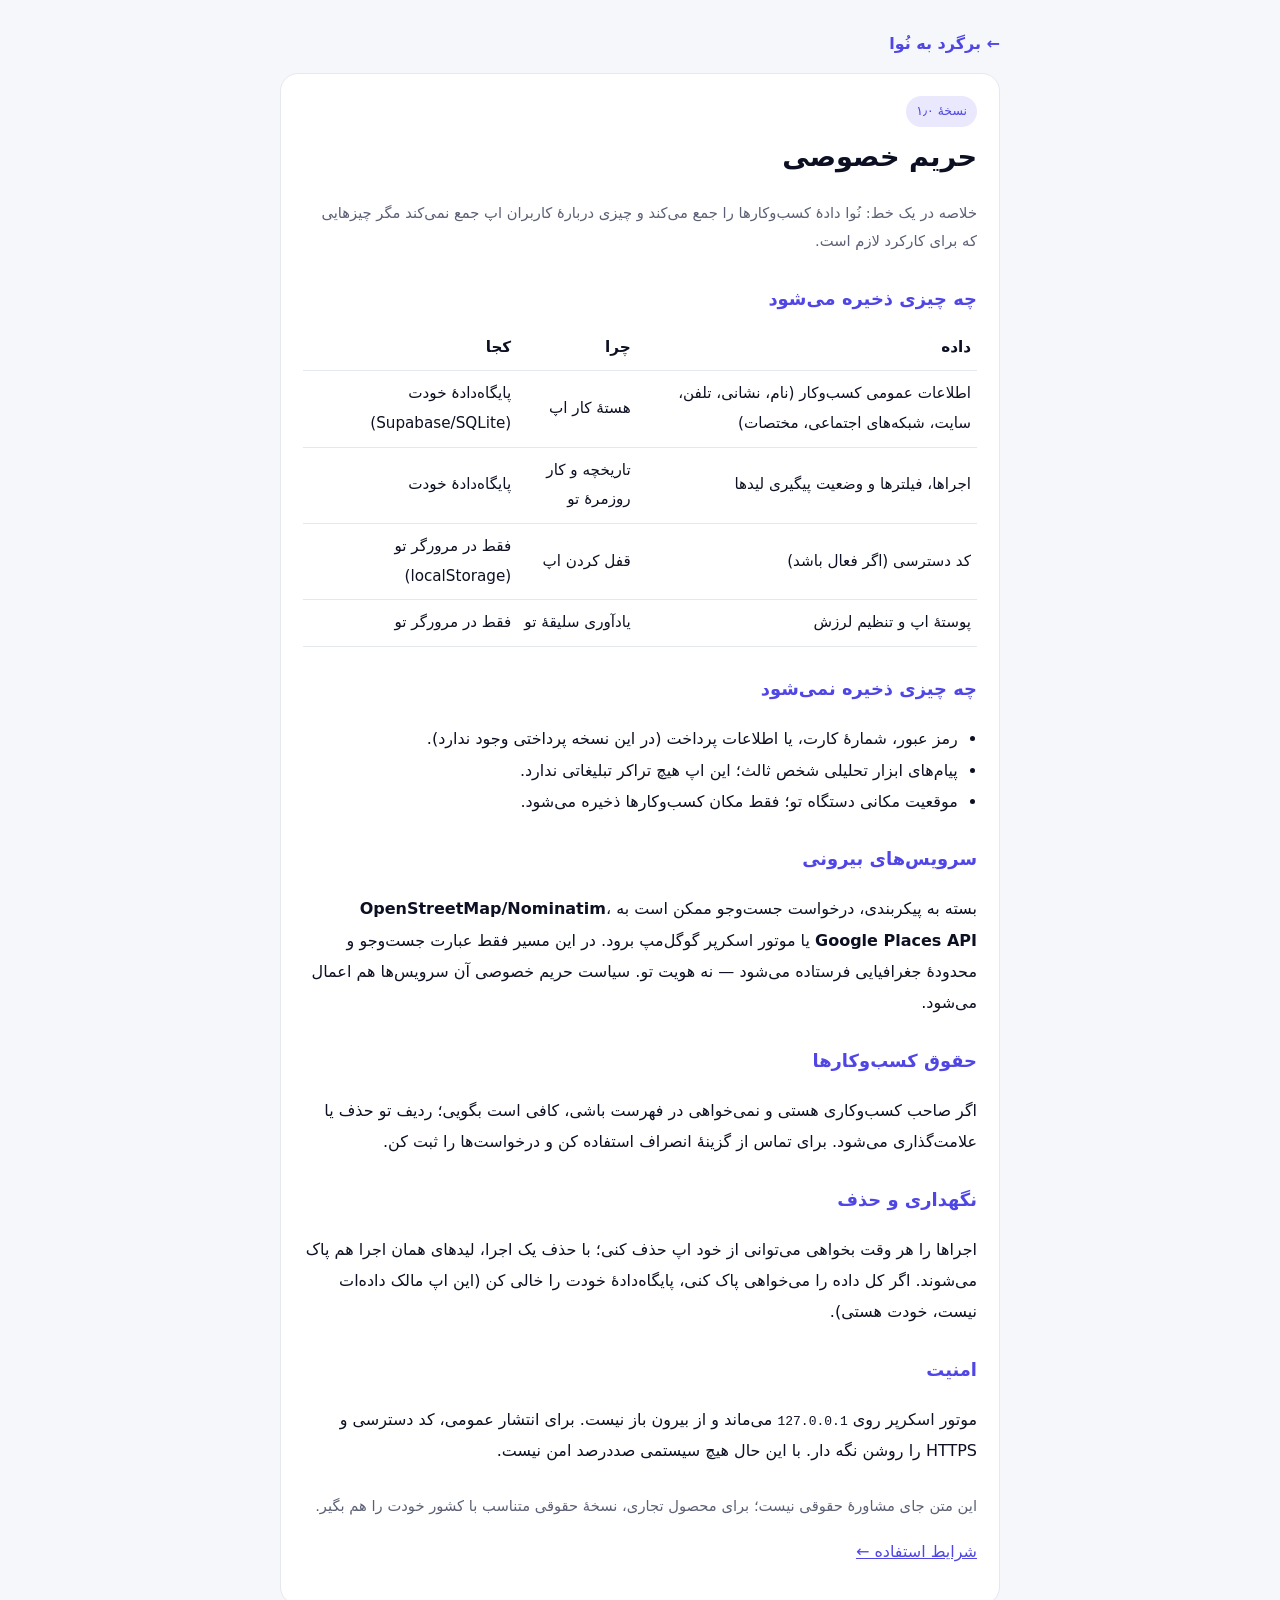
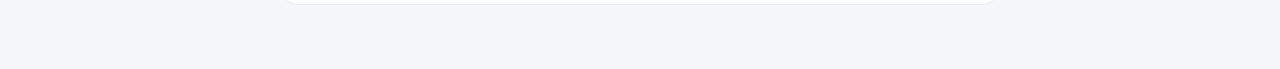
<file: nova/privacy.html>
<!doctype html>
<html lang="fa" dir="rtl">
<head>
<meta charset="utf-8">
<meta name="viewport" content="width=device-width, initial-scale=1, viewport-fit=cover">
<title>حریم خصوصی — نُوا</title>
<link rel="icon" href="./favicon.svg" type="image/svg+xml">
<style>
  :root { color-scheme: light dark; --ink:#0d1022; --muted:#5b6076; --bg:#f6f7fb; --card:#fff; --line:#e6e8f0; --brand:#4f46e5; }
  @media (prefers-color-scheme: dark) { :root { --ink:#eef0f7; --muted:#a7abc0; --bg:#0d1022; --card:#161a33; --line:#262b4a; --brand:#8b8cf7; } }
  * { box-sizing: border-box; }
  body { margin:0; background:var(--bg); color:var(--ink); font-family:"Vazirmatn","Segoe UI",Tahoma,system-ui,sans-serif; line-height:1.95; }
  main { max-width: 760px; margin: 0 auto; padding: 28px 20px 64px; }
  h1 { font-size: 1.7rem; margin: .2rem 0 1rem; }
  h2 { font-size: 1.12rem; margin: 1.6rem 0 .5rem; color: var(--brand); }
  .muted { color: var(--muted); font-size: .92rem; }
  .card { background: var(--card); border:1px solid var(--line); border-radius: 18px; padding: 20px 22px; }
  a { color: var(--brand); }
  ul { padding-inline-start: 1.2rem; }
  .back { display:inline-block; margin-bottom: 14px; text-decoration:none; font-weight: 600; }
  .tag { display:inline-block; font-size:.78rem; background: rgba(79,70,229,.12); color:var(--brand); border-radius: 999px; padding: 3px 10px; }
  table { width:100%; border-collapse: collapse; margin-top: .4rem; }
  td, th { border-bottom: 1px solid var(--line); padding: 8px 6px; text-align: start; font-size: .95rem; }
</style>
</head>
<body>
<main>
  <a class="back" href="./">← برگرد به نُوا</a>
  <div class="card">
    <span class="tag">نسخهٔ ۱٫۰</span>
    <h1>حریم خصوصی</h1>
    <p class="muted">خلاصه در یک خط: نُوا دادهٔ کسب‌وکارها را جمع می‌کند و چیزی دربارهٔ کاربران اپ
      جمع نمی‌کند مگر چیزهایی که برای کارکرد لازم است.</p>

    <h2>چه چیزی ذخیره می‌شود</h2>
    <table>
      <tr><th>داده</th><th>چرا</th><th>کجا</th></tr>
      <tr><td>اطلاعات عمومی کسب‌وکار (نام، نشانی، تلفن، سایت، شبکه‌های اجتماعی، مختصات)</td>
          <td>هستهٔ کار اپ</td><td>پایگاه‌دادهٔ خودت (Supabase/SQLite)</td></tr>
      <tr><td>اجراها، فیلترها و وضعیت پیگیری لیدها</td><td>تاریخچه و کار روزمرهٔ تو</td><td>پایگاه‌دادهٔ خودت</td></tr>
      <tr><td>کد دسترسی (اگر فعال باشد)</td><td>قفل کردن اپ</td><td>فقط در مرورگر تو (localStorage)</td></tr>
      <tr><td>پوستهٔ اپ و تنظیم لرزش</td><td>یادآوری سلیقهٔ تو</td><td>فقط در مرورگر تو</td></tr>
    </table>

    <h2>چه چیزی ذخیره نمی‌شود</h2>
    <ul>
      <li>رمز عبور، شمارهٔ کارت، یا اطلاعات پرداخت (در این نسخه پرداختی وجود ندارد).</li>
      <li>پیام‌های ابزار تحلیلی شخص ثالث؛ این اپ هیچ تراکر تبلیغاتی ندارد.</li>
      <li>موقعیت مکانی دستگاه تو؛ فقط مکان کسب‌وکارها ذخیره می‌شود.</li>
    </ul>

    <h2>سرویس‌های بیرونی</h2>
    <p>بسته به پیکربندی، درخواست جست‌وجو ممکن است به <b>OpenStreetMap/Nominatim</b>،
      <b>Google Places API</b> یا موتور اسکرپر گوگل‌مپ برود. در این مسیر فقط عبارت جست‌وجو و
      محدودهٔ جغرافیایی فرستاده می‌شود — نه هویت تو. سیاست حریم خصوصی آن سرویس‌ها هم اعمال می‌شود.</p>

    <h2>حقوق کسب‌وکارها</h2>
    <p>اگر صاحب کسب‌وکاری هستی و نمی‌خواهی در فهرست باشی، کافی است بگویی؛ ردیف تو حذف یا
      علامت‌گذاری می‌شود. برای تماس از گزینهٔ انصراف استفاده کن و درخواست‌ها را ثبت کن.</p>

    <h2>نگهداری و حذف</h2>
    <p>اجراها را هر وقت بخواهی می‌توانی از خود اپ حذف کنی؛ با حذف یک اجرا، لیدهای همان اجرا هم پاک می‌شوند.
      اگر کل داده را می‌خواهی پاک کنی، پایگاه‌دادهٔ خودت را خالی کن (این اپ مالک داده‌ات نیست، خودت هستی).</p>

    <h2>امنیت</h2>
    <p>موتور اسکرپر روی <code>127.0.0.1</code> می‌ماند و از بیرون باز نیست. برای انتشار عمومی،
      کد دسترسی و HTTPS را روشن نگه دار. با این حال هیچ سیستمی صد‌درصد امن نیست.</p>

    <p class="muted" style="margin-top:1.6rem">این متن جای مشاورهٔ حقوقی نیست؛ برای محصول تجاری،
      نسخهٔ حقوقی متناسب با کشور خودت را هم بگیر.</p>
    <p><a href="./terms">شرایط استفاده ←</a></p>
  </div>
</main>
</body>
</html>
</file>
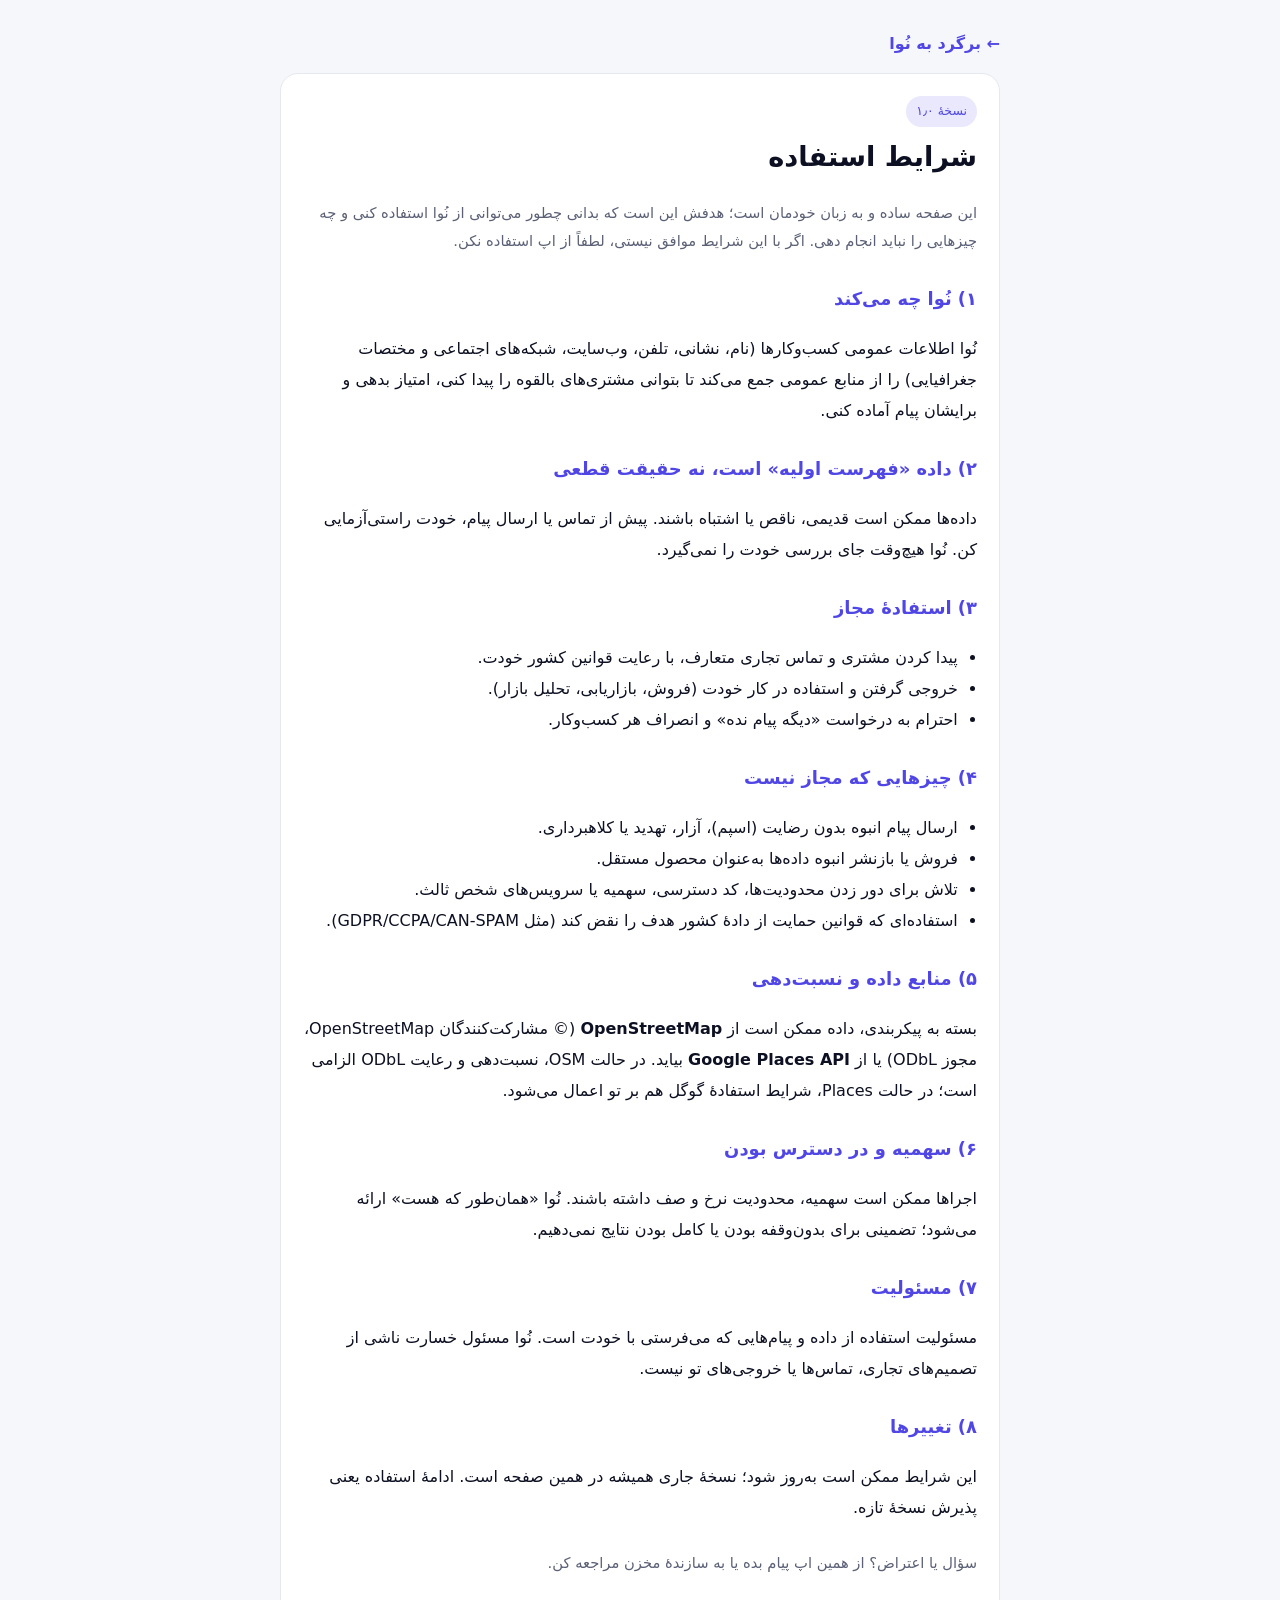
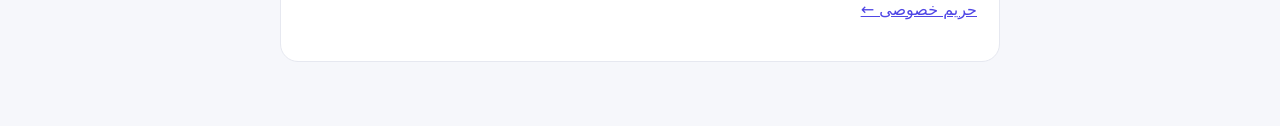
<file: nova/terms.html>
<!doctype html>
<html lang="fa" dir="rtl">
<head>
<meta charset="utf-8">
<meta name="viewport" content="width=device-width, initial-scale=1, viewport-fit=cover">
<title>شرایط استفاده — نُوا</title>
<link rel="icon" href="./favicon.svg" type="image/svg+xml">
<style>
  :root { color-scheme: light dark; --ink:#0d1022; --muted:#5b6076; --bg:#f6f7fb; --card:#fff; --line:#e6e8f0; --brand:#4f46e5; }
  @media (prefers-color-scheme: dark) { :root { --ink:#eef0f7; --muted:#a7abc0; --bg:#0d1022; --card:#161a33; --line:#262b4a; --brand:#8b8cf7; } }
  * { box-sizing: border-box; }
  body { margin:0; background:var(--bg); color:var(--ink); font-family:"Vazirmatn","Segoe UI",Tahoma,system-ui,sans-serif; line-height:1.95; }
  main { max-width: 760px; margin: 0 auto; padding: 28px 20px 64px; }
  h1 { font-size: 1.7rem; margin: .2rem 0 1rem; }
  h2 { font-size: 1.12rem; margin: 1.6rem 0 .5rem; color: var(--brand); }
  p, li { color: var(--ink); }
  .muted { color: var(--muted); font-size: .92rem; }
  .card { background: var(--card); border:1px solid var(--line); border-radius: 18px; padding: 20px 22px; }
  a { color: var(--brand); }
  ul { padding-inline-start: 1.2rem; }
  .back { display:inline-block; margin-bottom: 14px; text-decoration:none; font-weight: 600; }
  .tag { display:inline-block; font-size:.78rem; background: rgba(79,70,229,.12); color:var(--brand); border-radius: 999px; padding: 3px 10px; }
</style>
</head>
<body>
<main>
  <a class="back" href="./">← برگرد به نُوا</a>
  <div class="card">
    <span class="tag">نسخهٔ ۱٫۰</span>
    <h1>شرایط استفاده</h1>
    <p class="muted">این صفحه ساده و به زبان خودمان است؛ هدفش این است که بدانی چطور می‌توانی از نُوا
      استفاده کنی و چه چیزهایی را نباید انجام دهی. اگر با این شرایط موافق نیستی، لطفاً از اپ استفاده نکن.</p>

    <h2>۱) نُوا چه می‌کند</h2>
    <p>نُوا اطلاعات عمومی کسب‌وکارها (نام، نشانی، تلفن، وب‌سایت، شبکه‌های اجتماعی و مختصات جغرافیایی)
      را از منابع عمومی جمع می‌کند تا بتوانی مشتری‌های بالقوه را پیدا کنی، امتیاز بدهی و برایشان پیام آماده کنی.</p>

    <h2>۲) داده «فهرست اولیه» است، نه حقیقت قطعی</h2>
    <p>داده‌ها ممکن است قدیمی، ناقص یا اشتباه باشند. پیش از تماس یا ارسال پیام، خودت راستی‌آزمایی کن.
      نُوا هیچ‌وقت جای بررسی خودت را نمی‌گیرد.</p>

    <h2>۳) استفادهٔ مجاز</h2>
    <ul>
      <li>پیدا کردن مشتری و تماس تجاری متعارف، با رعایت قوانین کشور خودت.</li>
      <li>خروجی گرفتن و استفاده در کار خودت (فروش، بازاریابی، تحلیل بازار).</li>
      <li>احترام به درخواست «دیگه پیام نده» و انصراف هر کسب‌وکار.</li>
    </ul>

    <h2>۴) چیزهایی که مجاز نیست</h2>
    <ul>
      <li>ارسال پیام انبوه بدون رضایت (اسپم)، آزار، تهدید یا کلاهبرداری.</li>
      <li>فروش یا بازنشر انبوه داده‌ها به‌عنوان محصول مستقل.</li>
      <li>تلاش برای دور زدن محدودیت‌ها، کد دسترسی، سهمیه یا سرویس‌های شخص ثالث.</li>
      <li>استفاده‌ای که قوانین حمایت از دادهٔ کشور هدف را نقض کند (مثل GDPR/CCPA/CAN-SPAM).</li>
    </ul>

    <h2>۵) منابع داده و نسبت‌دهی</h2>
    <p>بسته به پیکربندی، داده ممکن است از <b>OpenStreetMap</b> (© مشارکت‌کنندگان OpenStreetMap، مجوز ODbL)
      یا از <b>Google Places API</b> بیاید. در حالت OSM، نسبت‌دهی و رعایت ODbL الزامی است؛
      در حالت Places، شرایط استفادهٔ گوگل هم بر تو اعمال می‌شود.</p>

    <h2>۶) سهمیه و در دسترس بودن</h2>
    <p>اجراها ممکن است سهمیه، محدودیت نرخ و صف داشته باشند. نُوا «همان‌طور که هست» ارائه می‌شود؛
      تضمینی برای بدون‌وقفه بودن یا کامل بودن نتایج نمی‌دهیم.</p>

    <h2>۷) مسئولیت</h2>
    <p>مسئولیت استفاده از داده و پیام‌هایی که می‌فرستی با خودت است. نُوا مسئول خسارت ناشی از
      تصمیم‌های تجاری، تماس‌ها یا خروجی‌های تو نیست.</p>

    <h2>۸) تغییرها</h2>
    <p>این شرایط ممکن است به‌روز شود؛ نسخهٔ جاری همیشه در همین صفحه است. ادامهٔ استفاده یعنی پذیرش نسخهٔ تازه.</p>

    <p class="muted" style="margin-top:1.6rem">سؤال یا اعتراض؟ از همین اپ پیام بده یا به سازندهٔ مخزن مراجعه کن.</p>
    <p><a href="./privacy">حریم خصوصی ←</a></p>
  </div>
</main>
</body>
</html>
</file>
<file: site/styles.css>
/* LeadGen Studio — پوسته تیره، راست‌به‌چپ، بدون فونت/کتابخانه بیرونی */
:root{
  --bg:#0b1020; --bg2:#111a30; --card:#131c33; --card2:#17213b;
  --line:#23304f; --line2:#2e3d63;
  --text:#e8edf9; --muted:#9fb0d0; --dim:#7385a8;
  --accent:#38bdf8; --accent2:#6366f1;
  --hot:#fb7185; --warm:#fbbf24; --cold:#60a5fa;
  --ok:#34d399; --warn:#fbbf24; --bad:#f87171;
  --radius:14px; --shadow:0 10px 30px rgba(0,0,0,.35);
  --fa:"Vazirmatn","Segoe UI","Iranian Sans","Tahoma","DejaVu Sans",system-ui,sans-serif;
  --mono:"JetBrains Mono","SFMono-Regular",Consolas,"DejaVu Sans Mono",monospace;
}
*{box-sizing:border-box}
html,body{margin:0;padding:0}
body{
  background:radial-gradient(1200px 700px at 85% -10%,rgba(99,102,241,.22),transparent 60%),
             radial-gradient(900px 600px at 0% 0%,rgba(56,189,248,.14),transparent 55%),
             var(--bg);
  color:var(--text);font-family:var(--fa);font-size:15px;line-height:1.75;
  -webkit-font-smoothing:antialiased;
}
code,pre,.mono{font-family:var(--mono);font-size:.86em;direction:ltr;text-align:left}
a{color:var(--accent)}
h1,h2,h3{margin:0 0 .4rem;font-weight:700;line-height:1.5}
h2{font-size:1.05rem} h3{font-size:.95rem}
small{color:var(--dim);font-weight:400}

/* ── نوار بالا ─────────────────────────────────────────────── */
.topbar{
  position:sticky;top:0;z-index:40;display:flex;gap:1.2rem;align-items:center;
  padding:.7rem 1.2rem;background:rgba(11,16,32,.88);backdrop-filter:blur(10px);
  border-bottom:1px solid var(--line);flex-wrap:wrap;
}
.brand{display:flex;gap:.65rem;align-items:center;min-width:230px}
.brand h1{font-size:1.02rem;letter-spacing:.2px}
.tag{margin:0;font-size:.74rem;color:var(--dim)}
.logo{filter:drop-shadow(0 4px 14px rgba(56,189,248,.35))}
.engine{
  display:flex;gap:.5rem;align-items:center;padding:.35rem .7rem;border:1px solid var(--line);
  border-radius:999px;background:var(--card);font-size:.78rem;min-width:190px;
}
.engine strong{display:block;font-size:.8rem}
.engine small{color:var(--dim);font-size:.7rem;line-height:1.3;display:block;max-width:230px}
.dot{width:9px;height:9px;border-radius:50%;background:var(--dim);flex:0 0 auto;box-shadow:0 0 0 4px rgba(255,255,255,.04)}
.dot.up{background:var(--ok);box-shadow:0 0 0 4px rgba(52,211,153,.15)}
.dot.demo{background:var(--warm);box-shadow:0 0 0 4px rgba(251,191,36,.15)}
.dot.down{background:var(--bad)}
.tabs{display:flex;gap:.25rem;margin-inline-start:auto;flex-wrap:wrap}
.tab{
  background:transparent;border:1px solid transparent;color:var(--muted);padding:.42rem .8rem;
  border-radius:10px;cursor:pointer;font-family:inherit;font-size:.86rem;transition:.15s;
}
.tab:hover{color:var(--text);background:var(--card)}
.tab.active{color:#fff;background:linear-gradient(135deg,var(--accent),var(--accent2));border-color:transparent}

/* ── چیدمان ────────────────────────────────────────────────── */
main{padding:1.2rem;max-width:1600px;margin:0 auto}
.view{display:none;animation:fade .25s ease}
.view.active{display:block}
@keyframes fade{from{opacity:0;transform:translateY(6px)}to{opacity:1;transform:none}}
.grid{display:grid;gap:1rem}
.grid.two{grid-template-columns:repeat(auto-fit,minmax(430px,1fr))}
.grid.three{grid-template-columns:repeat(auto-fit,minmax(230px,1fr))}
.card{
  background:linear-gradient(180deg,var(--card),var(--bg2));border:1px solid var(--line);
  border-radius:var(--radius);padding:1.05rem 1.15rem;box-shadow:var(--shadow);margin-bottom:1rem;
}
.card-head{display:flex;align-items:center;gap:.8rem;justify-content:space-between;flex-wrap:wrap;margin-bottom:.5rem}
.mt{margin-top:1.2rem}

/* ── فرم ───────────────────────────────────────────────────── */
.field{margin:.65rem 0}
.field label{display:block;font-size:.83rem;color:var(--muted);margin-bottom:.28rem}
input,select,textarea{
  width:100%;background:#0d1428;border:1px solid var(--line2);color:var(--text);
  padding:.55rem .7rem;border-radius:10px;font-family:inherit;font-size:.9rem;transition:.15s;
}
input:focus,select:focus,textarea:focus{outline:none;border-color:var(--accent);box-shadow:0 0 0 3px rgba(56,189,248,.14)}
textarea{resize:vertical;line-height:1.7}
select{cursor:pointer}
.row{display:flex;gap:.8rem;flex-wrap:wrap}
.half{flex:1 1 200px}
.hint{font-size:.76rem;color:var(--dim);margin-top:.3rem}
.chips{display:flex;flex-wrap:wrap;gap:.3rem;margin-top:.45rem}
.chip{
  font-size:.74rem;padding:.2rem .55rem;border-radius:999px;background:var(--card2);
  border:1px solid var(--line);color:var(--muted);cursor:pointer;transition:.15s;
}
.chip:hover{color:#fff;border-color:var(--accent)}
.chip.active{background:rgba(56,189,248,.16);border-color:var(--accent);color:#dff3ff}
.keywords{
  display:flex;flex-wrap:wrap;gap:.35rem;background:#0d1428;border:1px dashed var(--line2);
  border-radius:10px;padding:.55rem;min-height:44px;font-size:.8rem;
}
.kw{background:rgba(99,102,241,.16);border:1px solid rgba(99,102,241,.35);border-radius:8px;padding:.12rem .5rem}
.switches{display:grid;gap:.35rem}
.switch{display:flex;align-items:center;gap:.5rem;font-size:.84rem;color:var(--muted);cursor:pointer}
.switch input{width:17px;height:17px;accent-color:var(--accent);cursor:pointer}
.switch:hover{color:var(--text)}
.warnbox{
  margin:.8rem 0;padding:.7rem .85rem;border-radius:10px;font-size:.82rem;
  background:rgba(251,191,36,.1);border:1px solid rgba(251,191,36,.35);color:#ffe6a8;
}
.compliance{
  padding:.6rem .8rem;border-radius:10px;font-size:.79rem;margin-bottom:.7rem;
  background:rgba(96,165,250,.09);border:1px solid rgba(96,165,250,.3);color:#d6e7ff;
}
button{font-family:inherit}
.primary,.ghost,.link,.icon{
  border-radius:10px;cursor:pointer;transition:.15s;border:1px solid transparent;font-size:.87rem;
}
.primary{
  background:linear-gradient(135deg,var(--accent),var(--accent2));color:#fff;padding:.6rem 1.1rem;
  font-weight:700;border:none;box-shadow:0 6px 18px rgba(56,189,248,.25);
}
.primary:hover{transform:translateY(-1px);box-shadow:0 10px 24px rgba(56,189,248,.32)}
.primary:disabled{opacity:.5;cursor:not-allowed;transform:none}
.ghost{background:var(--card2);border-color:var(--line2);color:var(--muted);padding:.45rem .85rem}
.ghost:hover{color:#fff;border-color:var(--accent)}
.link{background:none;border:none;color:var(--accent);padding:0;font-size:.85rem;text-decoration:underline}
.icon{background:var(--card2);border-color:var(--line2);color:var(--muted);width:32px;height:32px}
.actions{display:flex;gap:.6rem;flex-wrap:wrap;margin-top:.9rem}

/* ── پیشرفت ────────────────────────────────────────────────── */
.progress{height:10px;background:#0d1428;border-radius:99px;overflow:hidden;border:1px solid var(--line)}
.bar{height:100%;width:2%;border-radius:99px;background:linear-gradient(90deg,var(--accent),var(--accent2));transition:width .4s}
.bar.done{background:linear-gradient(90deg,var(--ok),#10b981)}
.bar.failed{background:linear-gradient(90deg,var(--bad),#ef4444)}
.progress-text{margin:.5rem 0;font-size:.86rem;color:var(--muted)}
.log{
  background:#080d1c;border:1px solid var(--line);border-radius:10px;padding:.7rem;max-height:230px;
  overflow:auto;font-size:.75rem;white-space:pre-wrap;color:#a9c4ea;margin:.5rem 0 0;direction:ltr;
}

/* ── جدول ──────────────────────────────────────────────────── */
.table-wrap{overflow:auto;border-radius:10px;border:1px solid var(--line)}
.table{width:100%;border-collapse:collapse;font-size:.84rem;min-width:720px}
.table th,.table td{padding:.55rem .6rem;text-align:right;border-bottom:1px solid var(--line);vertical-align:top}
.table th{background:var(--card2);color:var(--muted);font-weight:600;position:sticky;top:0;z-index:2;white-space:nowrap}
.table tbody tr:hover{background:rgba(56,189,248,.05)}
.table tbody tr{cursor:pointer}
.table td.num{font-family:var(--mono);direction:ltr;text-align:center}
.badge{display:inline-block;padding:.1rem .45rem;border-radius:99px;font-size:.72rem;white-space:nowrap;border:1px solid}
.badge.hot{background:rgba(251,113,133,.14);border-color:rgba(251,113,133,.4);color:#ffd7de}
.badge.warm{background:rgba(251,191,36,.13);border-color:rgba(251,191,36,.4);color:#ffe9b8}
.badge.cold{background:rgba(96,165,250,.13);border-color:rgba(96,165,250,.4);color:#d6e7ff}
.badge.muted{background:var(--card2);border-color:var(--line2);color:var(--dim)}
.badge.ok{background:rgba(52,211,153,.13);border-color:rgba(52,211,153,.4);color:#c8f7e4}
.score{
  display:inline-flex;align-items:center;justify-content:center;width:38px;height:38px;border-radius:11px;
  font-family:var(--mono);font-weight:700;font-size:.86rem;
}
.score.hot{background:rgba(251,113,133,.16);color:#ffb9c5;border:1px solid rgba(251,113,133,.4)}
.score.warm{background:rgba(251,191,36,.15);color:#ffe1a1;border:1px solid rgba(251,191,36,.4)}
.score.cold{background:rgba(96,165,250,.14);color:#cfe3ff;border:1px solid rgba(96,165,250,.35)}
.filters{display:flex;gap:.5rem;flex-wrap:wrap;margin:.7rem 0}
.filters input,.filters select{width:auto;min-width:150px;flex:1 1 150px}
.filters input[type=text],.filters input{flex:2 1 220px}
.bulk{display:flex;gap:.5rem;align-items:center;flex-wrap:wrap;margin:.4rem 0 .7rem;font-size:.8rem;color:var(--dim)}
.bulk .ghost{margin-inline-start:auto}
.pager{display:flex;gap:.6rem;align-items:center;justify-content:center;margin-top:.7rem;font-size:.82rem;color:var(--muted)}
.stat-strip{display:flex;gap:.8rem;flex-wrap:wrap;font-size:.8rem;color:var(--muted)}
.stat-strip b{color:var(--text);font-family:var(--mono)}

/* ── کارت‌های آماری ───────────────────────────────────────── */
.stat-card{text-align:center}
.stat-card h3{color:var(--muted);font-size:.82rem;font-weight:600}
.big{font-size:2.1rem;font-weight:800;font-family:var(--mono);background:linear-gradient(135deg,var(--accent),#a5b4fc);-webkit-background-clip:text;background-clip:text;color:transparent}

/* ── نمودارها ──────────────────────────────────────────────── */
.chart{width:100%;overflow:hidden}
svg{display:block;width:100%;height:auto}
.bar-row{display:grid;grid-template-columns:150px 1fr 62px;gap:.55rem;align-items:center;margin:.34rem 0;font-size:.8rem}
.bar-track{background:#0d1428;border-radius:99px;height:12px;overflow:hidden;border:1px solid var(--line)}
.bar-fill{height:100%;border-radius:99px;background:linear-gradient(90deg,var(--accent),var(--accent2))}
.bar-fill.hot{background:linear-gradient(90deg,#fb7185,#f43f5e)}
.bar-fill.warm{background:linear-gradient(90deg,#fbbf24,#f59e0b)}
.bar-fill.cold{background:linear-gradient(90deg,#60a5fa,#3b82f6)}
.bar-fill.ok{background:linear-gradient(90deg,#34d399,#10b981)}
.bar-val{font-family:var(--mono);color:var(--muted);text-align:left;font-size:.78rem}
.legend{display:flex;gap:.9rem;flex-wrap:wrap;font-size:.78rem;color:var(--muted);margin-top:.5rem}
.legend i{width:10px;height:10px;border-radius:3px;display:inline-block;margin-inline-end:.3rem}
.insights{list-style:none;padding:0;margin:.4rem 0 0;display:grid;gap:.45rem}
.insights li{
  padding:.6rem .8rem;border-radius:10px;font-size:.85rem;border-inline-start:3px solid var(--accent);
  background:var(--card2);
}
.insights li.opportunity{border-color:var(--hot)} .insights li.action{border-color:var(--warm)}
.insights li.priority{border-color:var(--ok)} .insights li.gap{border-color:#c084fc}
.insights li.market,.insights li.note{border-color:var(--cold)}
.steps{padding-inline-start:1.1rem;font-size:.87rem;color:var(--muted)}
.steps li{margin:.35rem 0}
.notes{padding-inline-start:1.1rem;font-size:.84rem;color:var(--muted);line-height:1.9}
.code{background:#080d1c;border:1px solid var(--line);border-radius:10px;padding:.8rem;overflow:auto;white-space:pre;color:#a9c4ea}

/* ── کمپین ─────────────────────────────────────────────────── */
.camp-list{display:grid;gap:.7rem;max-height:640px;overflow:auto}
.camp-item{background:var(--card2);border:1px solid var(--line);border-radius:12px;padding:.75rem .85rem}
.camp-item header{display:flex;gap:.6rem;align-items:center;justify-content:space-between;margin-bottom:.4rem}
.camp-item h4{margin:0;font-size:.9rem}
.camp-meta{font-size:.75rem;color:var(--dim)}
.camp-body{
  background:#0b1224;border:1px solid var(--line);border-radius:10px;padding:.65rem .75rem;
  font-size:.82rem;white-space:pre-wrap;max-height:250px;overflow:auto;line-height:1.9;
}
.camp-actions{display:flex;gap:.4rem;margin-top:.5rem;flex-wrap:wrap}

/* ── کشو ───────────────────────────────────────────────────── */
.drawer{
  position:fixed;top:0;bottom:0;inset-inline-end:0;width:min(560px,95vw);background:var(--bg2);
  border-inline-start:1px solid var(--line);box-shadow:-20px 0 50px rgba(0,0,0,.5);z-index:60;
  display:flex;flex-direction:column;animation:slide .22s ease;
}
@keyframes slide{from{transform:translateX(-24px);opacity:.5}to{transform:none;opacity:1}}
.drawer-head{display:flex;align-items:center;justify-content:space-between;gap:.6rem;padding:.9rem 1rem;border-bottom:1px solid var(--line)}
.drawer-head h3{font-size:.98rem;margin:0}
.drawer-body{padding:1rem;overflow:auto;flex:1}
.scrim{position:fixed;inset:0;background:rgba(3,7,18,.6);z-index:50;backdrop-filter:blur(2px)}
.kv{display:grid;grid-template-columns:120px 1fr;gap:.35rem .8rem;font-size:.85rem;margin:.6rem 0}
.kv dt{color:var(--dim)} .kv dd{margin:0;word-break:break-word}
.factor{display:grid;grid-template-columns:1fr auto;gap:.2rem;font-size:.8rem;padding:.4rem 0;border-bottom:1px dashed var(--line)}
.factor .bar-track{height:7px}
.section-title{font-size:.8rem;color:var(--dim);margin:1rem 0 .3rem;text-transform:none;letter-spacing:.3px}
.tag-list{display:flex;flex-wrap:wrap;gap:.3rem}
.toast-wrap{position:fixed;bottom:1rem;inset-inline-start:1rem;z-index:80;display:grid;gap:.5rem}
.toast{
  background:var(--card2);border:1px solid var(--line2);border-radius:10px;padding:.6rem .85rem;
  font-size:.83rem;box-shadow:var(--shadow);animation:fade .2s ease;max-width:380px;
}
.toast.ok{border-color:rgba(52,211,153,.5)} .toast.err{border-color:rgba(248,113,113,.5)}
.dropzone{
  border:2px dashed var(--line2);border-radius:12px;padding:1.4rem;text-align:center;color:var(--muted);
  background:#0d1428;transition:.15s;margin-bottom:.8rem;
}
.dropzone.over{border-color:var(--accent);background:rgba(56,189,248,.08)}
.empty{padding:1.6rem;text-align:center;color:var(--dim);font-size:.87rem}

@media (max-width:900px){
  .tabs{margin:0;width:100%;overflow:auto}
  .grid.two,.grid.three{grid-template-columns:1fr}
  .bar-row{grid-template-columns:110px 1fr 54px}
  main{padding:.7rem}
}

/* ── بلوک «جست‌وجوی تمامی مشاغل» ─────────────────────────────── */
.sweep{
  margin-top:1rem;padding:.85rem .95rem;border-radius:12px;
  background:linear-gradient(135deg,rgba(56,189,248,.09),rgba(99,102,241,.09));
  border:1px solid rgba(99,102,241,.32);
}
.switch.big{font-size:.92rem;color:var(--text);gap:.6rem}
.switch.big input{width:19px;height:19px}
.sweep .hint{margin-top:.35rem}
.sweep .chips{max-height:130px;overflow:auto;padding:.2rem 0}

/* ══════════════════════════════════════════════════════════════════════════
   بخش سایت عمومی (GitHub Pages): لندینگ، مستندات و دموی آفلاین
   ══════════════════════════════════════════════════════════════════════════ */
main.site{max-width:1240px;padding:0 1.1rem 3rem}
section{scroll-margin-top:74px;padding:2.1rem 0 .4rem}
.section-head{margin-bottom:1rem}
.section-head h2{font-size:1.32rem;letter-spacing:.2px}
.section-head p{margin:.25rem 0 0;color:var(--muted);max-width:820px}
.eyebrow{
  display:inline-block;font-size:.74rem;letter-spacing:.6px;color:var(--accent);
  border:1px solid rgba(56,189,248,.32);background:rgba(56,189,248,.09);
  padding:.15rem .6rem;border-radius:99px;margin-bottom:.5rem;
}
.anchor{color:var(--dim);text-decoration:none;margin-inline-start:.4rem;font-size:.9em}
.anchor:hover{color:var(--accent)}

/* ── نوار ناوبری سایت ───────────────────────────────────────── */
.sitetop{
  position:sticky;top:0;z-index:50;display:flex;align-items:center;gap:1rem;flex-wrap:wrap;
  padding:.6rem 1.1rem;background:rgba(11,16,32,.92);backdrop-filter:blur(12px);
  border-bottom:1px solid var(--line);
}
.sitenav{display:flex;gap:.2rem;flex-wrap:wrap;margin-inline-start:auto}
.sitenav a{
  color:var(--muted);text-decoration:none;font-size:.86rem;padding:.4rem .7rem;border-radius:9px;
  border:1px solid transparent;transition:.15s;
}
.sitenav a:hover{color:#fff;background:var(--card);border-color:var(--line2)}

/* ── قهرمان صفحه ────────────────────────────────────────────── */
.hero{padding:2.6rem 0 1.4rem;position:relative}
.hero h1{font-size:clamp(1.6rem,4.2vw,2.5rem);line-height:1.45;margin-bottom:.5rem}
.hero .lead{font-size:1.02rem;color:var(--muted);max-width:860px;margin:0 0 1.1rem}
.hero-cta{display:flex;gap:.6rem;flex-wrap:wrap;margin-bottom:1.3rem}
.pills{display:flex;gap:.45rem;flex-wrap:wrap}
.pill{
  display:inline-flex;align-items:center;gap:.35rem;font-size:.78rem;color:var(--muted);
  background:var(--card);border:1px solid var(--line2);border-radius:99px;padding:.28rem .7rem;
}
.pill b{color:var(--text);font-family:var(--mono);font-size:.82rem}
.hero-stats{display:grid;grid-template-columns:repeat(auto-fit,minmax(140px,1fr));gap:.7rem;margin-top:1.4rem}
.hstat{background:linear-gradient(180deg,var(--card),var(--bg2));border:1px solid var(--line);border-radius:12px;padding:.75rem .85rem}
.hstat b{display:block;font-size:1.5rem;font-family:var(--mono);color:var(--accent);line-height:1.2}
.hstat span{font-size:.78rem;color:var(--dim)}

/* ── کارت امکانات ───────────────────────────────────────────── */
.features{display:grid;grid-template-columns:repeat(auto-fit,minmax(258px,1fr));gap:.85rem}
.feature{
  background:linear-gradient(180deg,var(--card),var(--bg2));border:1px solid var(--line);
  border-radius:var(--radius);padding:1rem;transition:.18s;
}
.feature:hover{border-color:var(--accent);transform:translateY(-2px)}
.feature .ico{font-size:1.35rem;line-height:1}
.feature h3{margin:.45rem 0 .3rem;font-size:.98rem}
.feature p{margin:0;font-size:.85rem;color:var(--muted);line-height:1.85}
.feature ul{margin:.45rem 0 0;padding-inline-start:1.05rem;font-size:.82rem;color:var(--dim);line-height:1.9}

/* ── گام‌های پایپ‌لاین ─────────────────────────────────────── */
.steps{display:grid;grid-template-columns:repeat(auto-fit,minmax(215px,1fr));gap:.7rem;counter-reset:step}
.step{
  position:relative;background:var(--card);border:1px solid var(--line);border-radius:12px;
  padding:.85rem .9rem .85rem .9rem;font-size:.84rem;color:var(--muted);
}
.step b{display:block;color:var(--text);font-size:.88rem;margin-bottom:.2rem}
.step::before{
  counter-increment:step;content:counter(step);position:absolute;top:-11px;inset-inline-start:12px;
  width:23px;height:23px;border-radius:50%;display:grid;place-items:center;font-size:.72rem;
  font-family:var(--mono);background:linear-gradient(135deg,var(--accent),var(--accent2));color:#04121f;
}
.step code{display:block;margin-top:.3rem;font-size:.76rem;color:var(--accent)}

/* ── بلوک کد ───────────────────────────────────────────────── */
pre.code{
  background:#080e1e;border:1px solid var(--line2);border-radius:12px;padding:.85rem .95rem;
  overflow:auto;font-family:var(--mono);font-size:.8rem;line-height:1.85;direction:ltr;text-align:left;
  color:#d7e3ff;margin:.55rem 0;
}
pre.code .c{color:#6f86b4}
pre.code .k{color:#7dd3fc}
.codewrap{position:relative}
.copybtn{
  position:absolute;top:.45rem;inset-inline-end:.45rem;background:var(--card2);color:var(--muted);
  border:1px solid var(--line2);border-radius:8px;font-size:.72rem;padding:.18rem .5rem;cursor:pointer;
  font-family:var(--fa);
}
.copybtn:hover{color:#fff;border-color:var(--accent)}

/* ── جدول مستندات ──────────────────────────────────────────── */
.docs-table{width:100%;border-collapse:collapse;font-size:.83rem}
.docs-table th,.docs-table td{border-bottom:1px solid var(--line);padding:.5rem .6rem;text-align:right;vertical-align:top}
.docs-table th{color:var(--muted);background:var(--card2);font-weight:600;white-space:nowrap}
.docs-table code{direction:ltr;display:inline-block}

/* ── نمودارها ──────────────────────────────────────────────── */
.chart{margin:.55rem 0}
.chart-row{display:flex;align-items:center;gap:.6rem;margin:.34rem 0;font-size:.8rem}
.chart-row .lbl{flex:0 0 132px;color:var(--muted);white-space:nowrap;overflow:hidden;text-overflow:ellipsis}
.chart-row .track{flex:1;background:#0d1428;border-radius:99px;height:11px;overflow:hidden;border:1px solid var(--line)}
.chart-row .fill{height:100%;border-radius:99px;background:linear-gradient(90deg,var(--accent),var(--accent2))}
.chart-row .fill.hot{background:linear-gradient(90deg,#fb7185,#f43f5e)}
.chart-row .fill.warm{background:linear-gradient(90deg,#fbbf24,#f59e0b)}
.chart-row .fill.cold{background:linear-gradient(90deg,#60a5fa,#3b82f6)}
.chart-row .fill.ok{background:linear-gradient(90deg,#34d399,#10b981)}
.chart-row .val{flex:0 0 66px;font-family:var(--mono);color:var(--dim);text-align:left;direction:ltr}
.donut-wrap{display:flex;gap:1rem;align-items:center;flex-wrap:wrap}
.legend{display:grid;gap:.3rem;font-size:.82rem;color:var(--muted)}
.legend i{display:inline-block;width:10px;height:10px;border-radius:3px;margin-inline-end:.4rem}
.insight{
  display:flex;gap:.55rem;align-items:flex-start;background:var(--card2);border:1px solid var(--line);
  border-inline-start:3px solid var(--accent);border-radius:10px;padding:.6rem .75rem;margin:.45rem 0;
  font-size:.85rem;color:var(--muted);line-height:1.85;
}
.insight.opportunity{border-inline-start-color:var(--hot)}
.insight.action{border-inline-start-color:var(--warm)}
.insight.priority{border-inline-start-color:var(--ok)}
.insight.gap{border-inline-start-color:var(--accent2)}
.insight.market{border-inline-start-color:var(--cold)}

/* ── نقشه پراکندگی (آفلاین، بدون کاشی بیرونی) ─────────────── */
.scatter{position:relative;width:100%;height:330px;background:
  linear-gradient(rgba(35,48,79,.55) 1px,transparent 1px) 0 0/100% 33px,
  linear-gradient(90deg,rgba(35,48,79,.55) 1px,transparent 1px) 0 0/33px 100%,
  radial-gradient(600px 320px at 50% 45%,rgba(56,189,248,.07),transparent 70%),#0a1225;
  border:1px solid var(--line);border-radius:12px;overflow:hidden}
.pt{position:absolute;width:11px;height:11px;border-radius:50%;transform:translate(50%,50%);cursor:pointer;
  border:1px solid rgba(255,255,255,.35);transition:.12s}
.pt:hover{width:17px;height:17px;z-index:5}
.pt.hot{background:var(--hot);box-shadow:0 0 12px rgba(251,113,133,.75)}
.pt.warm{background:var(--warm);box-shadow:0 0 10px rgba(251,191,36,.5)}
.pt.cold{background:var(--cold)}
.scatter .axis{position:absolute;font-size:.68rem;color:var(--dim);font-family:var(--mono);direction:ltr}
.tip{
  position:fixed;z-index:80;pointer-events:none;background:#0b1226;border:1px solid var(--accent);
  border-radius:9px;padding:.4rem .6rem;font-size:.76rem;color:var(--text);max-width:260px;
  box-shadow:var(--shadow);display:none;
}

/* ── پنل کمپین در سایت ─────────────────────────────────────── */
.campaign-tabs{display:flex;gap:.3rem;flex-wrap:wrap;margin:.5rem 0}
.msg{
  background:#080e1e;border:1px solid var(--line2);border-radius:11px;padding:.8rem .9rem;
  white-space:pre-wrap;font-size:.84rem;line-height:1.95;max-height:330px;overflow:auto;
}
.msg-head{display:flex;gap:.5rem;align-items:center;flex-wrap:wrap;font-size:.78rem;color:var(--dim);margin-bottom:.4rem}
.fx-list{display:grid;gap:.4rem}
.fx{font-size:.79rem;color:var(--muted)}
.fx .track{height:7px;background:#0d1428;border-radius:99px;overflow:hidden;border:1px solid var(--line);margin-top:.2rem}
.fx .fill{height:100%;background:linear-gradient(90deg,var(--ok),#10b981)}
.fx small{color:var(--dim);font-size:.72rem}

/* ── بنر داده مصنوعی / مقررات ─────────────────────────────── */
.notice{
  border:1px solid rgba(251,191,36,.35);background:rgba(251,191,36,.07);border-radius:12px;
  padding:.75rem .9rem;font-size:.84rem;color:#ffe9b8;margin:.7rem 0;line-height:1.9;
}
.notice b{color:#fff}
.compliance-grid{display:grid;grid-template-columns:repeat(auto-fit,minmax(250px,1fr));gap:.8rem}

/* ── پاورقی ───────────────────────────────────────────────── */
footer.site{
  border-top:1px solid var(--line);margin-top:2.4rem;padding:1.4rem 1.1rem;color:var(--dim);
  font-size:.82rem;line-height:2;
}
footer.site .wrap{max-width:1240px;margin:0 auto;display:flex;gap:1.2rem;flex-wrap:wrap;justify-content:space-between}
footer.site a{color:var(--muted)}
.sr{position:absolute;width:1px;height:1px;overflow:hidden;clip:rect(0 0 0 0)}

@media (max-width:720px){
  .sitenav{width:100%;margin-inline-start:0;overflow:auto}
  .chart-row .lbl{flex-basis:96px;font-size:.75rem}
  .kv{grid-template-columns:104px 1fr}
}
</file>
